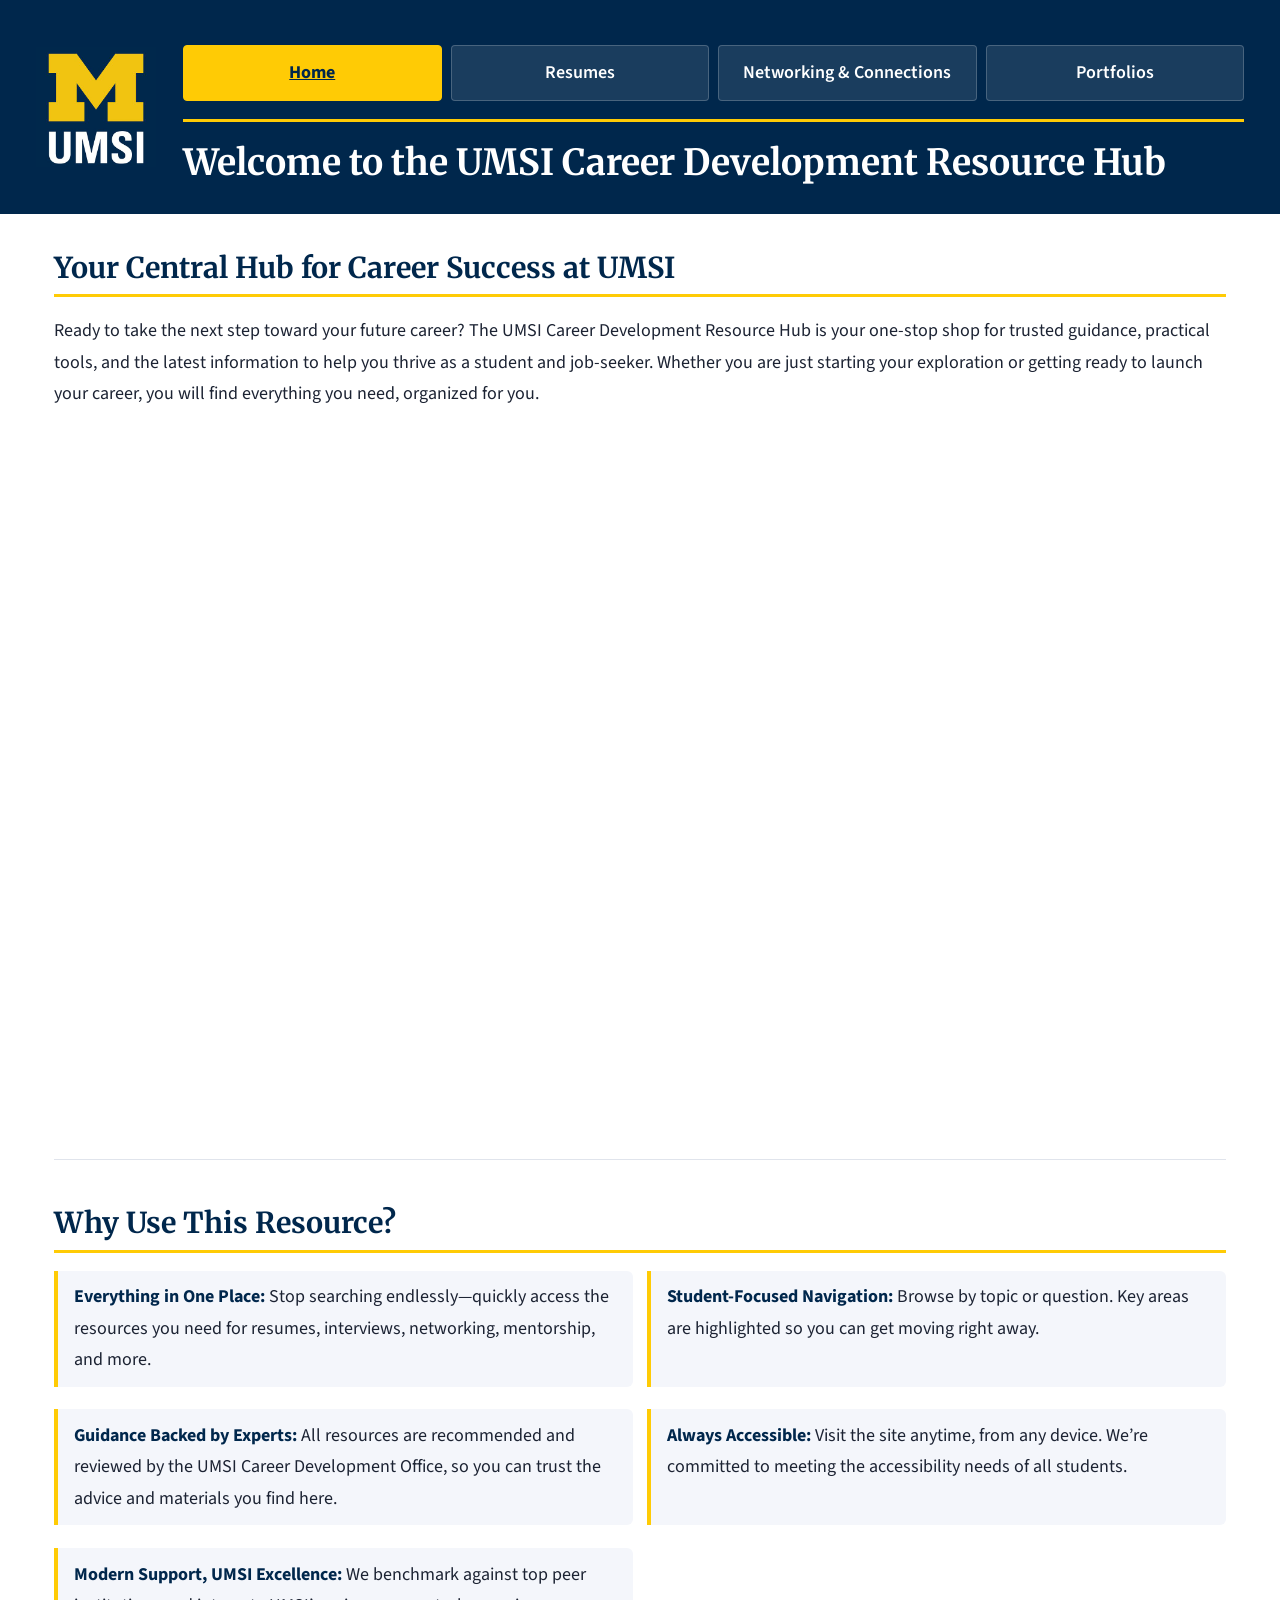
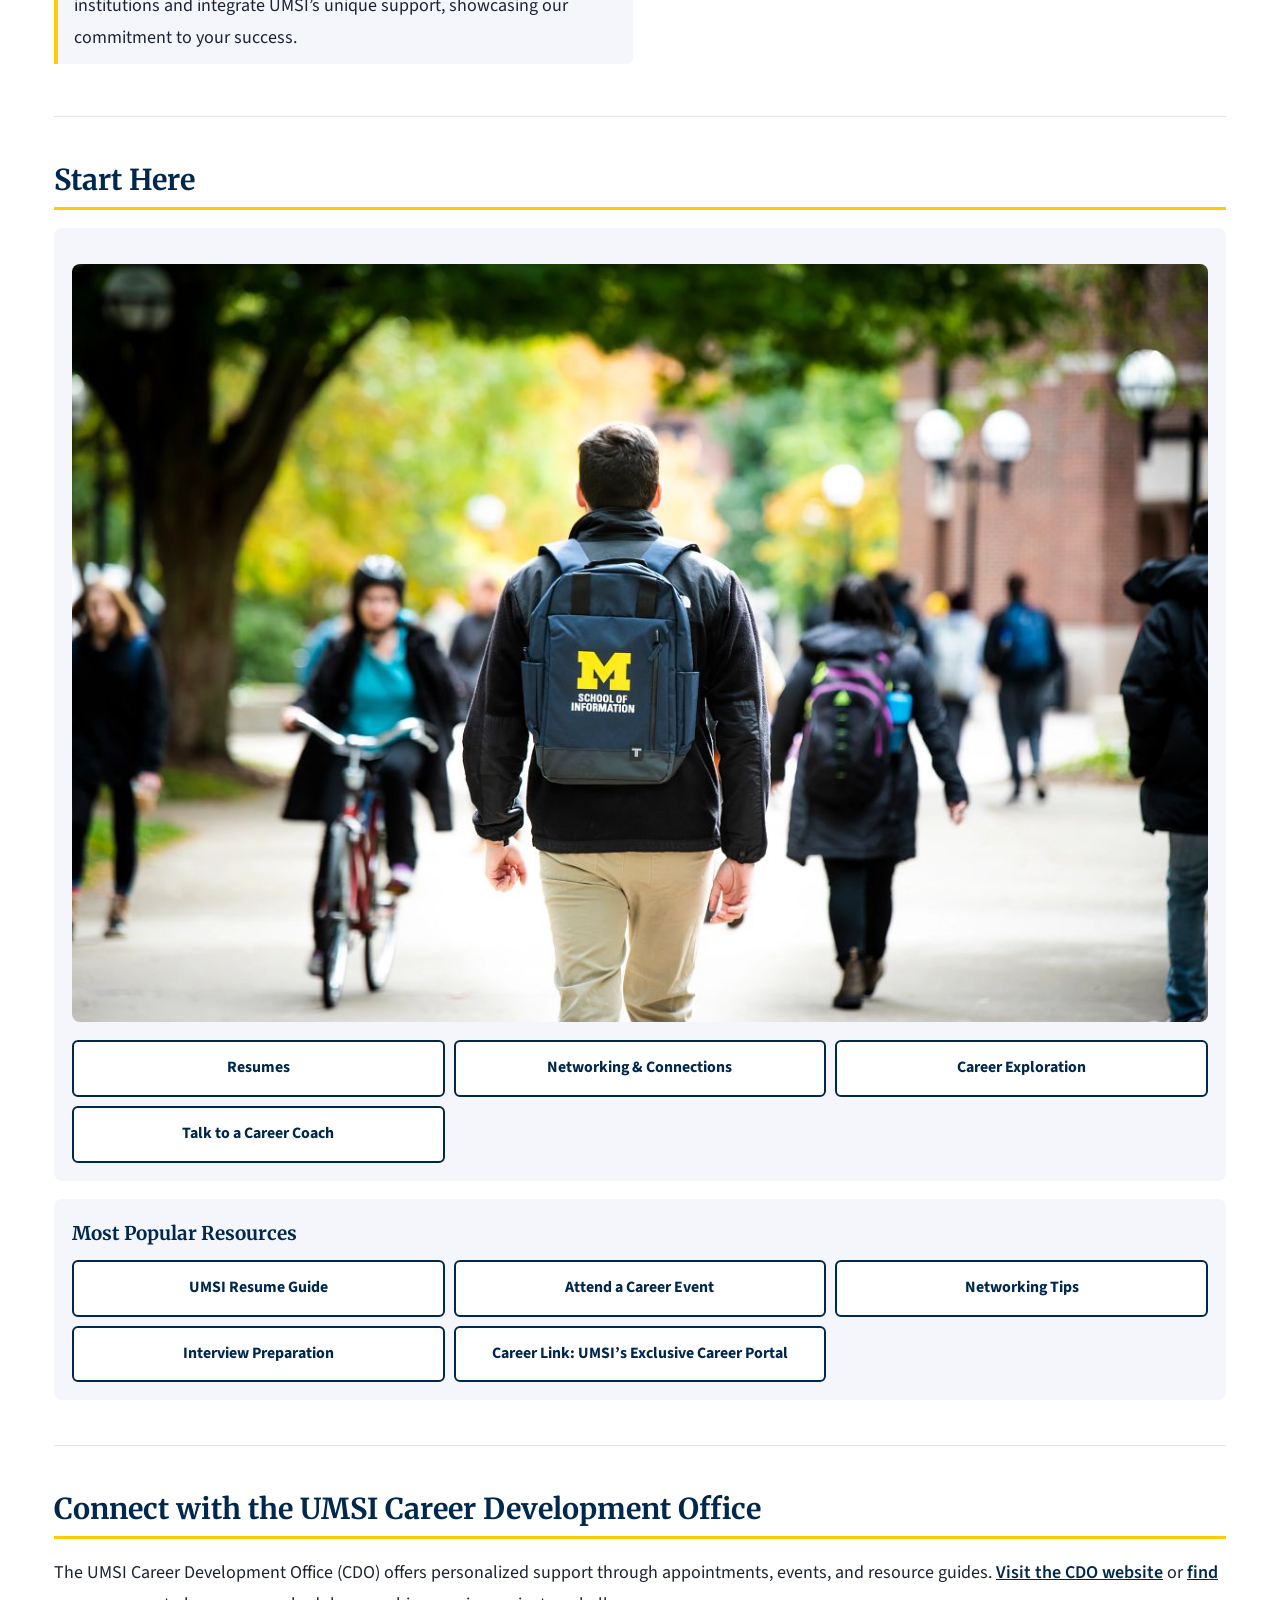
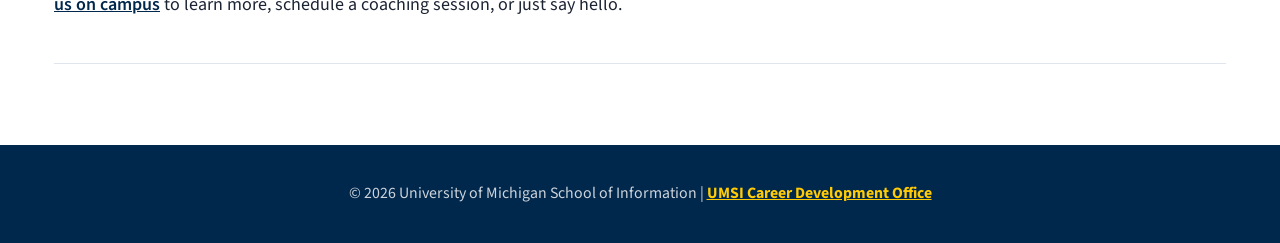
<file: index.html>
<!DOCTYPE html>
<html lang="en">

<head>
  <link rel="stylesheet" href="css/html5reset.css">
  <link rel="stylesheet" href="css/style.css">
  <meta charset="UTF-8">
  <meta name="viewport" content="width=device-width, initial-scale=1.0">
  <title>MSI Career Development Resource Hub</title>
</head>

<body>

  <header>
    <a href="#main-content">Skip to Main Content</a>
    <img src="images/UMSI_signature_vertical_informal_solidblue.jpg" alt="UMSI Logo">
    <nav>
      <ul>
        <li><a href="index.html" class="active">Home</a></li>
        <li><a href="resume.html">Resumes</a></li>
        <li><a href="networking.html">Networking & Connections</a></li>
        <li><a href="portfolios.html">Portfolios</a></li>
      </ul>
    </nav>
    <h1>Welcome to the UMSI Career Development Resource Hub</h1>

  </header>
  <main id="main-content">
    <section>
      <h2>Your Central Hub for Career Success at UMSI</h2>
      <p>
        Ready to take the next step toward your future career? The UMSI Career Development Resource Hub is your one-stop
        shop for trusted guidance, practical tools, and the latest information to help you thrive as a student and
        job-seeker. Whether you are just starting your exploration or getting ready to launch your career, you will find
        everything you need, organized for you.
      </p>
      <iframe width="560" height="315" src="https://www.youtube.com/embed/GSjGeDYJ5Nk?si=qhxJPRTIT___x8hG"
        title="YouTube video player" frameborder="0"
        allow="accelerometer; autoplay; clipboard-write; encrypted-media; gyroscope; picture-in-picture; web-share"
        referrerpolicy="strict-origin-when-cross-origin" allowfullscreen></iframe>
    </section>

    <section>
      <h2>Why Use This Resource?</h2>


      <ul>
        <li><strong>Everything in One Place:</strong> Stop searching endlessly—quickly access the resources you need for
          resumes, interviews, networking, mentorship, and more.</li>
        <li><strong>Student-Focused Navigation:</strong> Browse by topic or question. Key areas are highlighted so you
          can get moving right away.</li>
        <li><strong>Guidance Backed by Experts:</strong> All resources are recommended and reviewed by the UMSI Career
          Development Office, so you can trust the advice and materials you find here.</li>
        <li><strong>Always Accessible:</strong> Visit the site anytime, from any device. We’re committed to meeting the
          accessibility needs of all students.</li>
        <li><strong>Modern Support, UMSI Excellence:</strong> We benchmark against top peer institutions and integrate
          UMSI’s unique support, showcasing our commitment to your success.</li>
      </ul>
    </section>
    <section>
      <h2>Start Here</h2>
      <div class="card">
        <img src="images/UMSI_CampusFall_UMSIBackpack_02.jpg"
          alt="A student wears a UMSI backpack in fall on the drag.">
        <ul>
          <li><a href="resume.html">Resumes</a></li>
          <li><a>Networking & Connections</a></li>
          <li><a>Career Exploration</a></li>
          <li><a>Talk to a Career Coach</a></li>
        </ul>


      </div>
      <div class="card">
        <h3>Most Popular Resources</h3>
        <ul>
          <li><a href="https://docs.google.com/document/d/1_1GfDJyVGIgE82MZjVhuWT_aB_2Hcj1NN62FUCXoR_o/edit?tab=t.0"
              target="_blank">UMSI Resume Guide</a></li>
          <li><a href="https://umich.instructure.com/courses/137916/pages/attend-an-event" target="_blank">Attend a
              Career Event</a></li>
          <li><a href="https://docs.google.com/document/d/18HMt79BU8ovGf9z7_P7No5tuwUS6qHNW5u0sgrepLtE/edit?tab=t.0"
              target="_blank">Networking Tips</a></li>
          <li><a
              href="https://docs.google.com/presentation/d/15n-XqsFEntdbkZz89K-ohf7Or1NnCt5CQNDG-6fh2a0/edit?usp=sharing"
              target="_blank">Interview Preparation</a></li>
          <li><a href="https://si-umich.12twenty.com/Login" target="_blank">Career Link: UMSI’s Exclusive Career
              Portal</a></li>
        </ul>
      </div>
    </section>
    <section>
      <h2>Connect with the UMSI Career Development Office</h2>
      <p>
        The UMSI Career Development Office (CDO) offers personalized support through appointments, events, and resource
        guides. <a href="https://umich.instructure.com/courses/137916" target="_blank">Visit the CDO website</a> or <a
          href="https://www.si.umich.edu/about-umsi/getting-umsi" target="_blank">find us on campus</a> to learn more,
        schedule a coaching session, or just say hello.
      </p>
    </section>

    <!-- Content taken & modified from UMGPT with the prompt, "Write me a webpage of intro content to help meet the following requirements - this is for the home page": and then pasted in the client objectives & project requirements"
        UMGPT. (2025). UMGPT ( GPT-4.1 August 25th version) [Large language model]. -->
  </main>
  <footer>
    <p>© <span id="year"></span> University of Michigan School of Information |
      <a href="https://umich.instructure.com/courses/137916">UMSI Career Development Office</a>
    </p>
  </footer>
  <script src="js/main.js"></script>
</body>

</html>
</file>
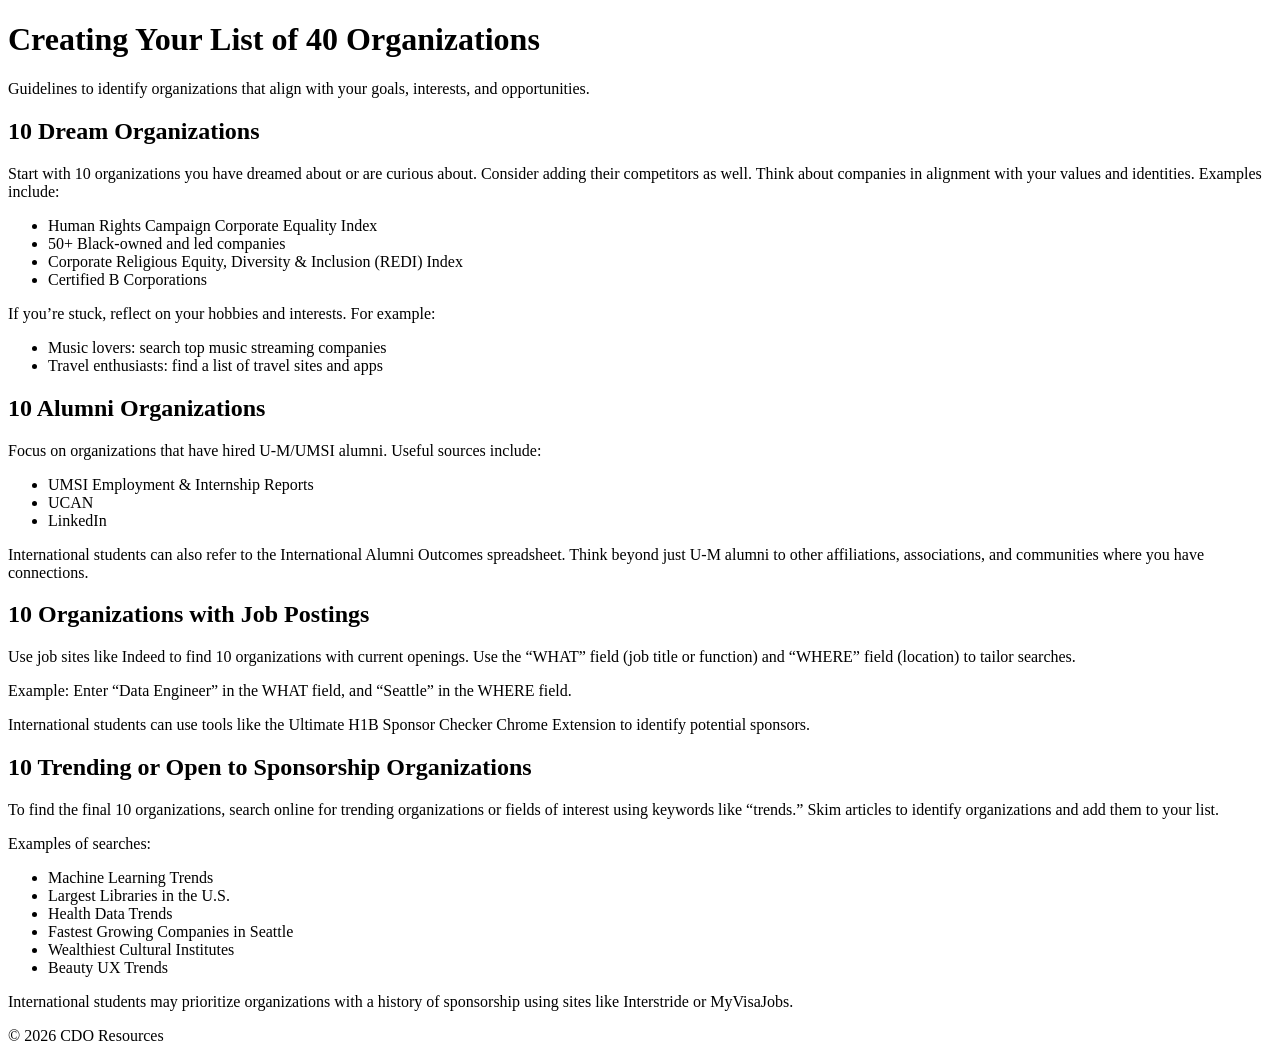
<file: Networking.html>
<!DOCTYPE html>
<html lang="en">
<head>
  <meta charset="UTF-8">
  <title>Creating Your List of 40 Organizations | CDO</title>
  <meta name="viewport" content="width=device-width, initial-scale=1.0">
</head>
<body>

  <!-- Page Header -->
  <header>
    <h1>Creating Your List of 40 Organizations</h1>
    <p>Guidelines to identify organizations that align with your goals, interests, and opportunities.</p>
  </header>

  <!-- Main Content -->
  <main>

    <!-- Dream Organizations -->
    <section>
      <h2>10 Dream Organizations</h2>
      <p>
        Start with 10 organizations you have dreamed about or are curious about. Consider adding their competitors as well. 
        Think about companies in alignment with your values and identities. Examples include:
      </p>
      <ul>
        <li>Human Rights Campaign Corporate Equality Index</li>
        <li>50+ Black-owned and led companies</li>
        <li>Corporate Religious Equity, Diversity & Inclusion (REDI) Index</li>
        <li>Certified B Corporations</li>
      </ul>
      <p>
        If you’re stuck, reflect on your hobbies and interests. For example:
      </p>
      <ul>
        <li>Music lovers: search top music streaming companies</li>
        <li>Travel enthusiasts: find a list of travel sites and apps</li>
      </ul>
    </section>

    <!-- Alumni Organizations -->
    <section>
      <h2>10 Alumni Organizations</h2>
      <p>
        Focus on organizations that have hired U-M/UMSI alumni. Useful sources include:
      </p>
      <ul>
        <li>UMSI Employment & Internship Reports</li>
        <li>UCAN</li>
        <li>LinkedIn</li>
      </ul>
      <p>
        International students can also refer to the International Alumni Outcomes spreadsheet. Think beyond just U-M alumni to other affiliations, associations, and communities where you have connections.
      </p>
    </section>

    <!-- Organizations with Job Postings -->
    <section>
      <h2>10 Organizations with Job Postings</h2>
      <p>
        Use job sites like Indeed to find 10 organizations with current openings. Use the “WHAT” field (job title or function) and “WHERE” field (location) to tailor searches.
      </p>
      <p>
        Example: Enter “Data Engineer” in the WHAT field, and “Seattle” in the WHERE field.
      </p>
      <p>
        International students can use tools like the Ultimate H1B Sponsor Checker Chrome Extension to identify potential sponsors.
      </p>
    </section>

    <!-- Trending or Sponsorship Organizations -->
    <section>
      <h2>10 Trending or Open to Sponsorship Organizations</h2>
      <p>
        To find the final 10 organizations, search online for trending organizations or fields of interest using keywords like “trends.” Skim articles to identify organizations and add them to your list.
      </p>
      <p>
        Examples of searches:
      </p>
      <ul>
        <li>Machine Learning Trends</li>
        <li>Largest Libraries in the U.S.</li>
        <li>Health Data Trends</li>
        <li>Fastest Growing Companies in Seattle</li>
        <li>Wealthiest Cultural Institutes</li>
        <li>Beauty UX Trends</li>
      </ul>
      <p>
        International students may prioritize organizations with a history of sponsorship using sites like Interstride or MyVisaJobs.
      </p>
    </section>

  </main>

  <!-- Footer -->
  <footer>
    <p>&copy; 2026 CDO Resources</p>
  </footer>

</body>
</html>
</file>
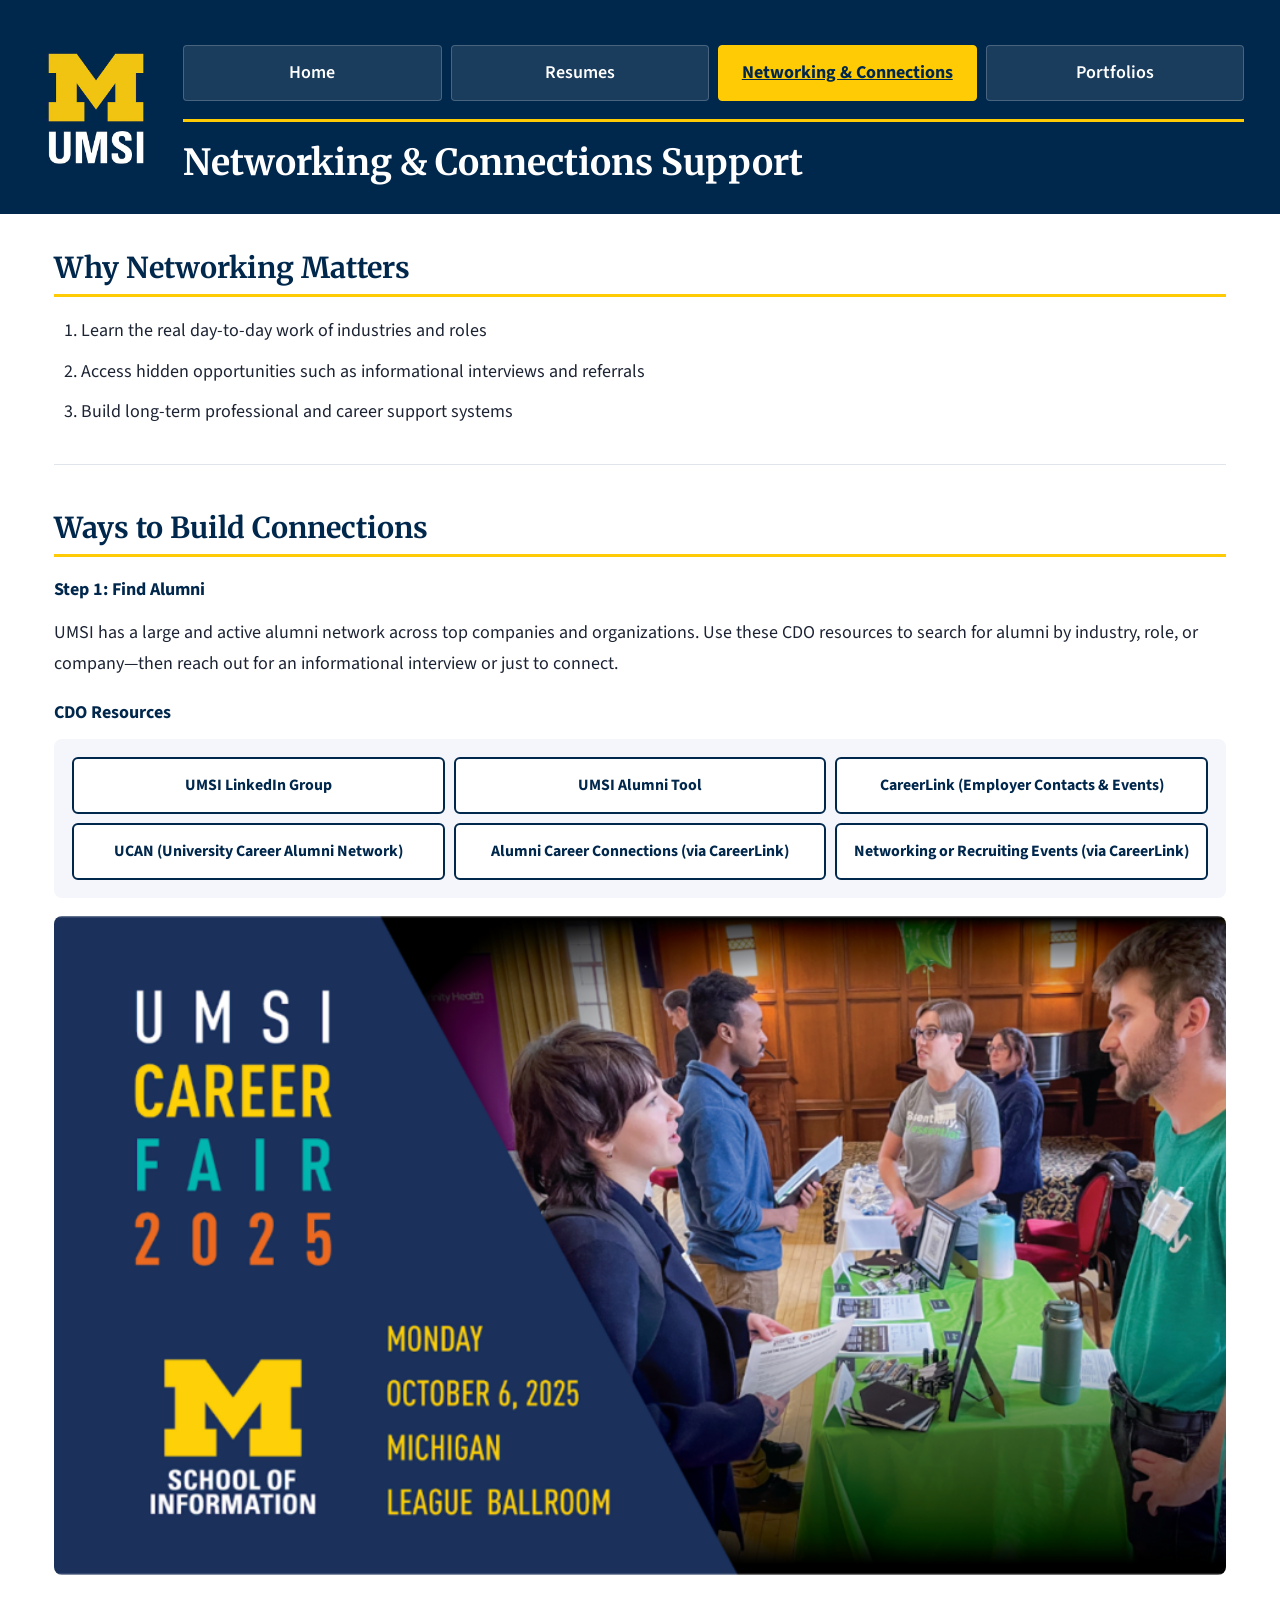
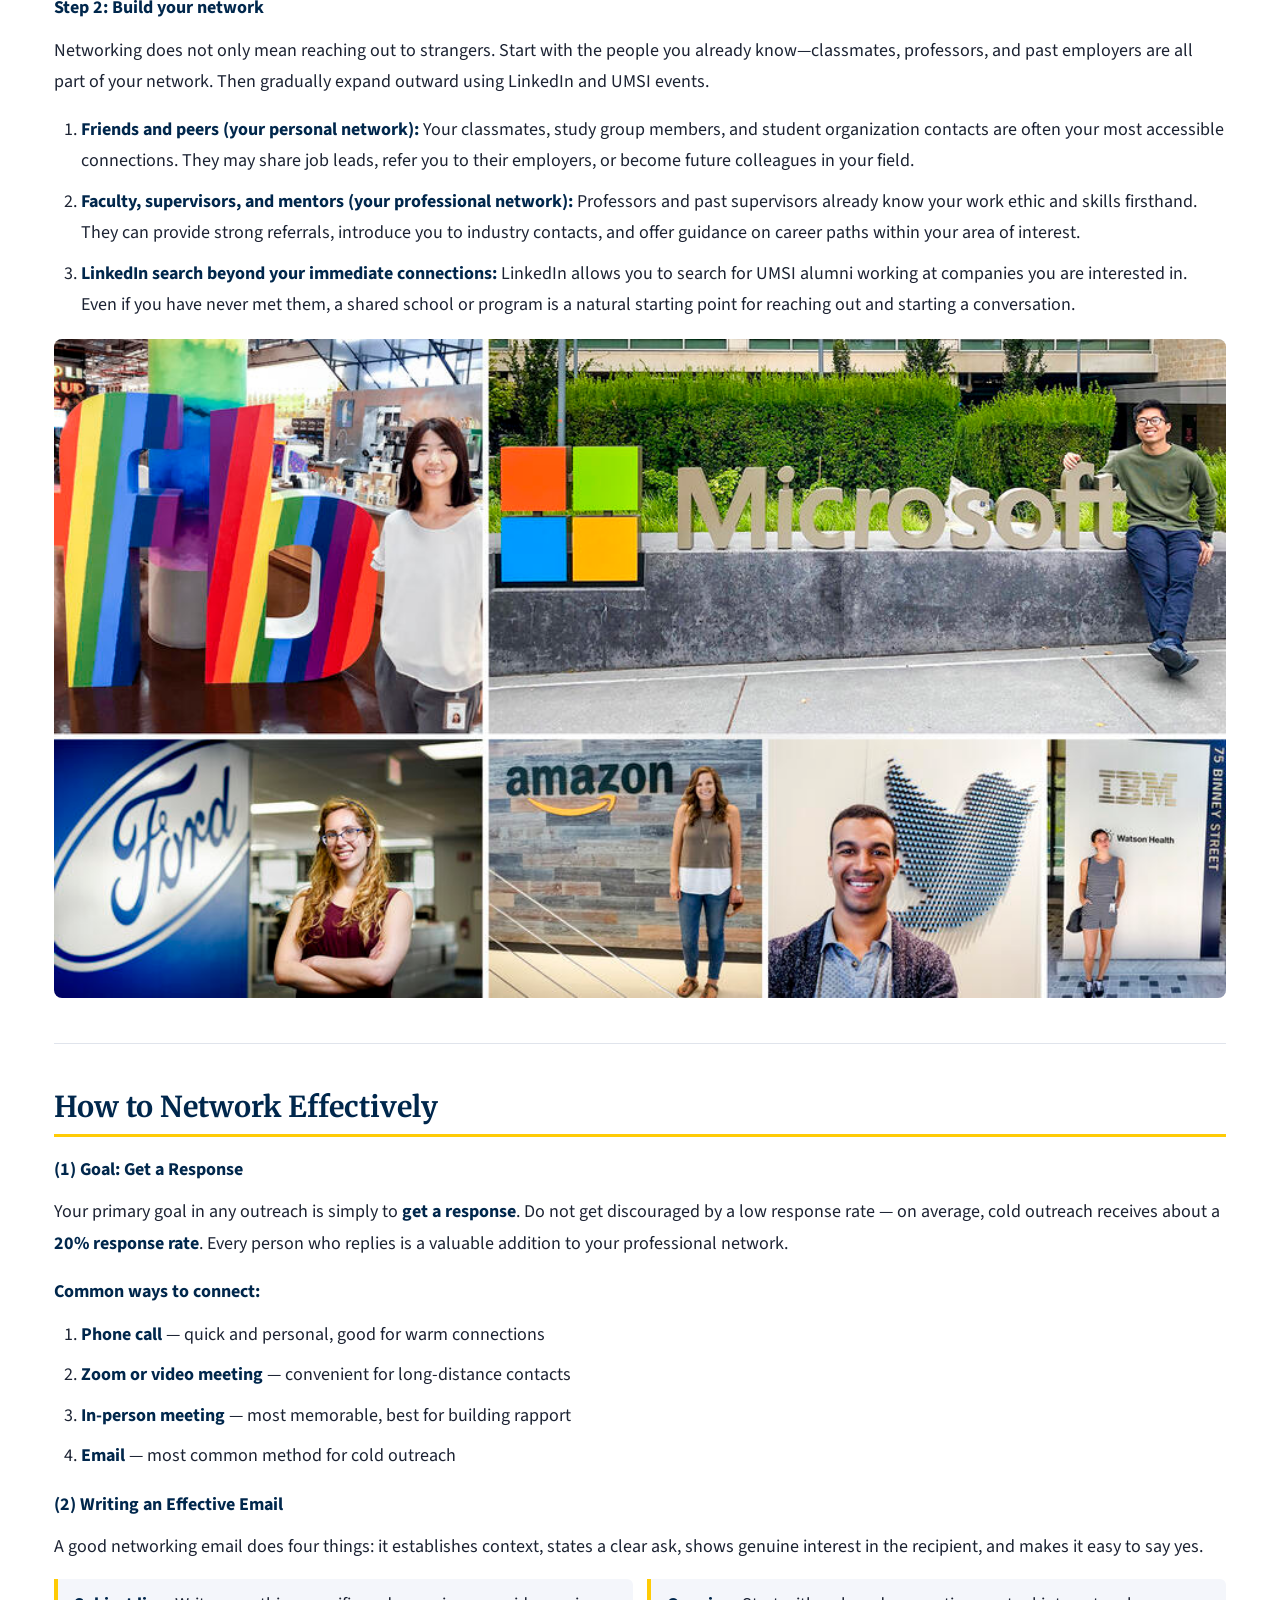
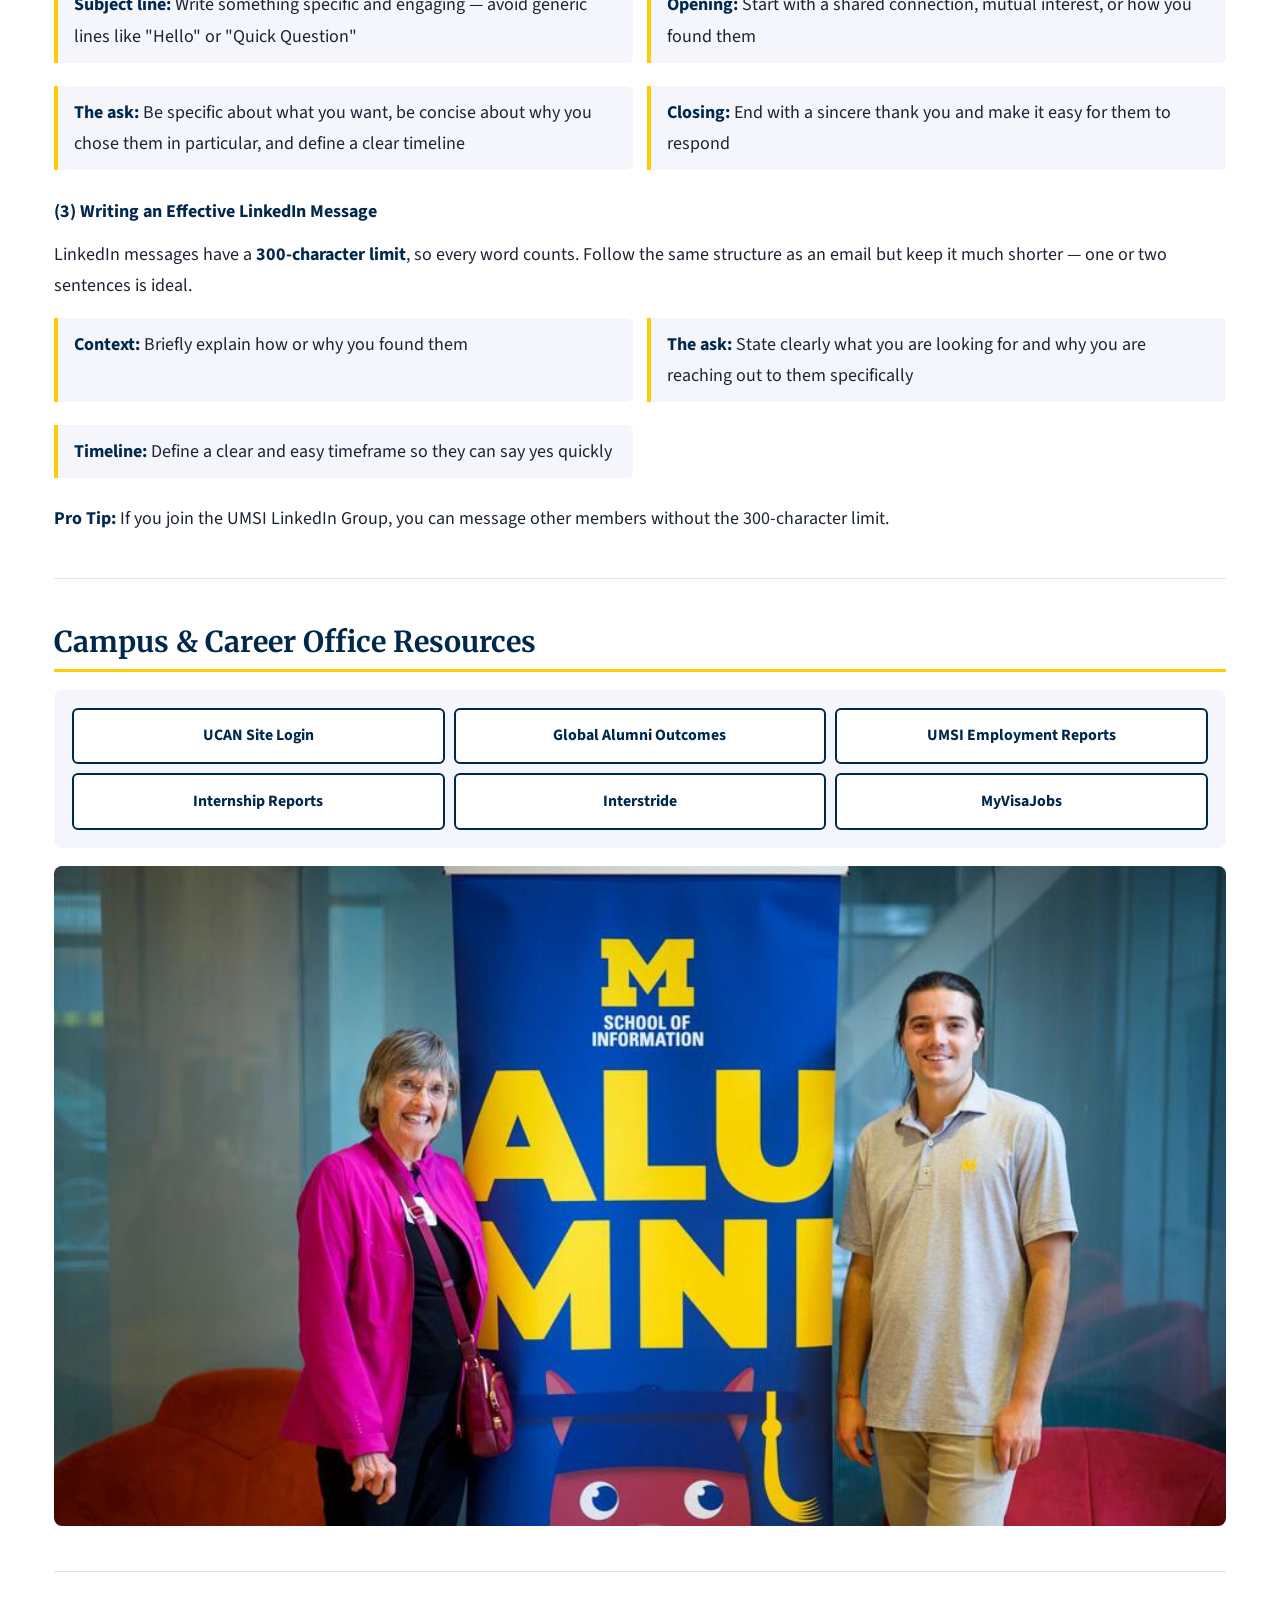
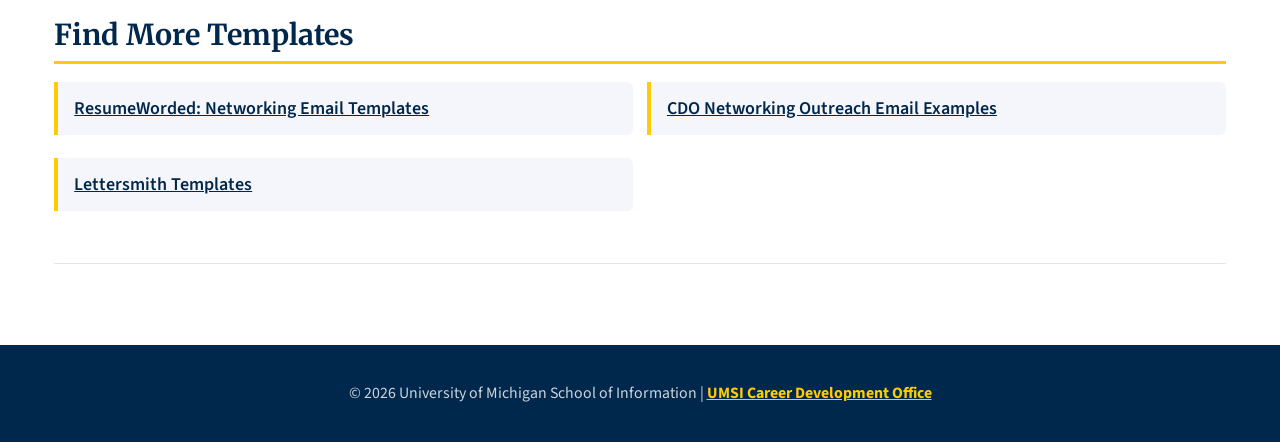
<file: networking.html>
<!DOCTYPE html>
<html lang="en">

<head>
    <link rel="stylesheet" href="css/html5reset.css">
    <link rel="stylesheet" href="css/style.css">
    <meta charset="UTF-8">
    <meta name="viewport" content="width=device-width, initial-scale=1.0">
    <title>Networking</title>
</head>

<body>

    <header>
        <a href="#main-content">Skip to Main Content</a>
        <img src="images/UMSI_signature_vertical_informal_solidblue.jpg" alt="UMSI Logo">
        <nav>
            <ul>
                <li><a href="index.html">Home</a></li>
                <li><a href="resume.html">Resumes</a></li>
                <li><a href="networking.html" class="active">Networking & Connections</a></li>
                <li><a href="portfolios.html">Portfolios</a></li>
            </ul>
        </nav>
        <h1>Networking & Connections Support</h1>
    </header>
    <main id="main-content">
        <!-- WHY NETWORKING MATTERS -->
        <section>
            <h2>Why Networking Matters</h2>
            <ol>
                <li>Learn the real day-to-day work of industries and roles</li>
                <li>Access hidden opportunities such as informational interviews and referrals</li>
                <li>Build long-term professional and career support systems</li>
            </ol>
        </section>

        <!-- WAYS TO BUILD CONNECTIONS -->
        <section>
            <h2>Ways to Build Connections</h2>

            <h3>Step 1: Find Alumni</h3>
            <p>UMSI has a large and active alumni network across top companies and organizations.
                Use these CDO resources to search for alumni by industry, role,
                or company—then reach out for an informational interview or just to connect.</p>
            <h3>CDO Resources</h3>
            <div class="card">
                <ul>
                    <li><a href="https://www.linkedin.com/groups/2649/" target="_blank">UMSI LinkedIn Group</a></li>
                    <li><a href="https://www.linkedin.com/school/university-of-michigan---school-of-information/people/"
                            target="_blank">UMSI Alumni Tool</a></li>
                    <li><a href="https://si-umich.12twenty.com/Login" target="_blank">CareerLink (Employer Contacts &
                            Events)</a></li>
                    <li><a href="https://umich.peoplegrove.com/hub/ucan/home" target="_blank">UCAN (University Career
                            Alumni Network)</a></li>
                    <li><a href="https://si-umich.12twenty.com/Login" target="_blank">Alumni Career Connections (via
                            CareerLink)</a></li>
                    <li><a href="https://si-umich.12twenty.com/Login" target="_blank">Networking or Recruiting Events
                            (via CareerLink)</a></li>
                </ul>
            </div>
            <img src="images/CDO_Career_Fair_Fall_2025.png" alt="CDO Career Fair Fall 2025 event flyer" width="600">

            <h3>Step 2: Build your network</h3>
            <p>Networking does not only mean reaching out to strangers.
                Start with the people you already know—classmates, professors,
                and past employers are all part of your network.
                Then gradually expand outward using LinkedIn and UMSI events.</p>
            <ol>
                <li><strong>Friends and peers (your personal network):</strong> Your classmates, study group members,
                    and student organization contacts are often your most accessible connections. They may share job
                    leads, refer you to their employers, or become future colleagues in your field.</li>
                <li><strong>Faculty, supervisors, and mentors (your professional network):</strong> Professors and past
                    supervisors already know your work ethic and skills firsthand. They can provide strong referrals,
                    introduce you to industry contacts, and offer guidance on career paths within your area of interest.
                </li>
                <li><strong>LinkedIn search beyond your immediate connections:</strong> LinkedIn allows you to search
                    for UMSI alumni working at companies you are interested in. Even if you have never met them, a
                    shared school or program is a natural starting point for reaching out and starting a conversation.
                </li>
            </ol>
            <img src="images/UMSI_Alumni.jpg" alt="UMSI Alumni" width="600">
        </section>

        <section>
            <h2>How to Network Effectively</h2>

            <h3>(1) Goal: Get a Response</h3>
            <p>Your primary goal in any outreach is simply to <strong>get a response</strong>. Do not get discouraged by
                a low response rate — on average, cold outreach receives about a <strong>20% response rate</strong>.
                Every person who replies is a valuable addition to your professional network.</p>

            <h3>Common ways to connect:</h3>
            <ol>
                <li><strong>Phone call</strong> — quick and personal, good for warm connections</li>
                <li><strong>Zoom or video meeting</strong> — convenient for long-distance contacts</li>
                <li><strong>In-person meeting</strong> — most memorable, best for building rapport</li>
                <li><strong>Email</strong> — most common method for cold outreach</li>
            </ol>

            <h3>(2) Writing an Effective Email</h3>
            <p>A good networking email does four things: it establishes context, states a clear
                ask, shows genuine interest in the recipient, and makes it easy to
                say yes</strong>.</p>
            <ul>
                <li><strong>Subject line:</strong> Write something specific and engaging — avoid generic lines like
                    "Hello" or "Quick Question"</li>
                <li><strong>Opening:</strong> Start with a shared connection, mutual interest, or how you found them
                </li>
                <li><strong>The ask:</strong> Be specific about what you want, be concise about why you chose them in
                    particular, and define a clear timeline</li>
                <li><strong>Closing:</strong> End with a sincere thank you and make it easy for them to respond</li>
            </ul>

            <h3>(3) Writing an Effective LinkedIn Message</h3>
            <p>LinkedIn messages have a <strong>300-character limit</strong>, so every word counts. Follow the same
                structure as an email but keep it much shorter — one or two sentences is ideal.</p>
            <ul>
                <li><strong>Context:</strong> Briefly explain how or why you found them</li>
                <li><strong>The ask:</strong> State clearly what you are looking for and why you are reaching out to
                    them specifically</li>
                <li><strong>Timeline:</strong> Define a clear and easy timeframe so they can say yes quickly</li>
            </ul>
            <p><strong>Pro Tip:</strong> If you join the UMSI LinkedIn Group, you can message other members without the
                300-character limit.</p>
        </section>

        <!-- CAMPUS & CAREER RESOURCES -->
        <section>
            <h2>Campus & Career Office Resources</h2>
            <div class="card">
                <ul>
                    <li>
                        <a href="https://umich.peoplegrove.com/hub/ucan/home" target="_blank">UCAN Site Login</a>
                    </li>
                    <li>
                        <a href="https://docs.google.com/spreadsheets/d/13PAp1nBWaMxIHEf9_rCmdIZ8a5u-M9Dhlhh3SEZWcg4/edit?usp=sharing" target="_blank">Global Alumni Outcomes</a>
                    </li>
                    <li>
                        <a href="https://www.si.umich.edu/student-experience/career-outcomes" target="_blank">UMSI Employment Reports</a>
                    </li>
                    <li>
                        <a href="https://www.si.umich.edu/student-experience/internships" target="_blank">Internship Reports</a>
                    </li>
                    <li>
                        <a href="https://www.interstride.com/" target="_blank">Interstride</a>
                    </li>
                    <li>
                        <a href="https://www.myvisajobs.com/" target="_blank">MyVisaJobs</a>
                    </li>
                </ul>
            </div>
            <img src="images/UMSI_Alumni_Homecoming_092322_11.jpg" alt="UNIVERSITY CAREER ALUMNI NETWORK" width="600">
        </section>

        <!-- TEMPLATES -->
        <section>
            <h2>Find More Templates</h2>
            <ul>
                <li>
                    <a href="https://resumeworded.com/networking-email-templates/" target="_blank">
                        ResumeWorded: Networking Email Templates
                    </a>
                </li>
                <li>
                    <a href="https://docs.google.com/document/d/1cwq2KtdKQbO-tICHKUyKRA3QY4_3VJ8NLC2kwPBY4dI/edit?usp=sharing"
                        target="_blank">
                        CDO Networking Outreach Email Examples
                    </a>
                </li>
                <li>
                    <a href="https://lettersmith.ai.umich.edu" target="_blank">
                        Lettersmith Templates
                    </a>
                </li>
            </ul>
        </section>

    </main>
    <footer>
        <p>© <span id="year"></span> University of Michigan School of Information |
          <a href="https://umich.instructure.com/courses/137916">UMSI Career Development Office</a>
        </p>
      </footer>
      <script src="js/main.js"></script>

</body>

</html>
</file>
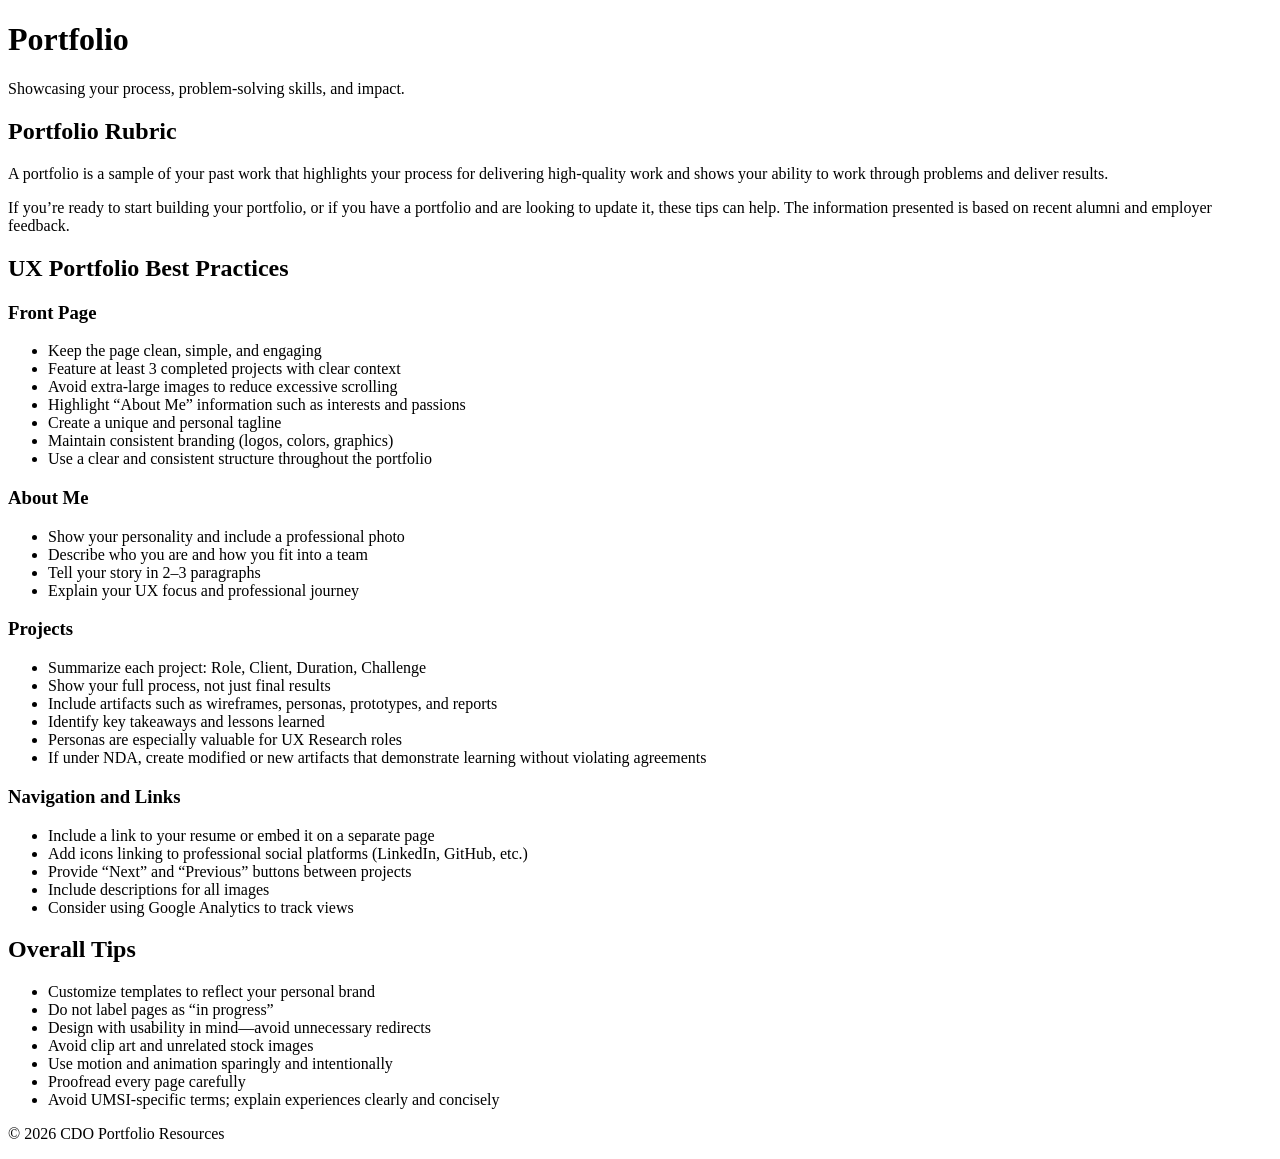
<file: Portfolios.html>
<!DOCTYPE html>
<html lang="en">
<head>
    <meta charset="UTF-8">
    <meta name="viewport" content="width=device-width, initial-scale=1.0">
    <title>Document</title>
</head>
<body>
    <!-- Page Header -->
  <header>
    <h1>Portfolio</h1>
    <p>Showcasing your process, problem-solving skills, and impact.</p>
  </header>

  <!-- Main Content -->
  <main>

    <!-- Portfolio Rubric Section -->
    <section>
      <h2>Portfolio Rubric</h2>
      <p>
        A portfolio is a sample of your past work that highlights your process for
        delivering high-quality work and shows your ability to work through problems
        and deliver results.
      </p>

      <p>
        If you’re ready to start building your portfolio, or if you have a portfolio
        and are looking to update it, these tips can help. The information presented
        is based on recent alumni and employer feedback.
      </p>
    </section>

    <!-- UX Portfolio Best Practices -->
    <section>
      <h2>UX Portfolio Best Practices</h2>

      <!-- Front Page -->
      <article>
        <h3>Front Page</h3>
        <ul>
          <li>Keep the page clean, simple, and engaging</li>
          <li>Feature at least 3 completed projects with clear context</li>
          <li>Avoid extra-large images to reduce excessive scrolling</li>
          <li>Highlight “About Me” information such as interests and passions</li>
          <li>Create a unique and personal tagline</li>
          <li>Maintain consistent branding (logos, colors, graphics)</li>
          <li>Use a clear and consistent structure throughout the portfolio</li>
        </ul>
      </article>

      <!-- About Me -->
      <article>
        <h3>About Me</h3>
        <ul>
          <li>Show your personality and include a professional photo</li>
          <li>Describe who you are and how you fit into a team</li>
          <li>Tell your story in 2–3 paragraphs</li>
          <li>Explain your UX focus and professional journey</li>
        </ul>
      </article>

      <!-- Projects -->
      <article>
        <h3>Projects</h3>
        <ul>
          <li>Summarize each project: Role, Client, Duration, Challenge</li>
          <li>Show your full process, not just final results</li>
          <li>Include artifacts such as wireframes, personas, prototypes, and reports</li>
          <li>Identify key takeaways and lessons learned</li>
          <li>Personas are especially valuable for UX Research roles</li>
          <li>
            If under NDA, create modified or new artifacts that demonstrate learning
            without violating agreements
          </li>
        </ul>
      </article>

      <!-- Navigation and Links -->
      <article>
        <h3>Navigation and Links</h3>
        <ul>
          <li>Include a link to your resume or embed it on a separate page</li>
          <li>Add icons linking to professional social platforms (LinkedIn, GitHub, etc.)</li>
          <li>Provide “Next” and “Previous” buttons between projects</li>
          <li>Include descriptions for all images</li>
          <li>Consider using Google Analytics to track views</li>
        </ul>
      </article>
    </section>

    <!-- Overall Tips -->
    <section>
      <h2>Overall Tips</h2>
      <ul>
        <li>Customize templates to reflect your personal brand</li>
        <li>Do not label pages as “in progress”</li>
        <li>Design with usability in mind—avoid unnecessary redirects</li>
        <li>Avoid clip art and unrelated stock images</li>
        <li>Use motion and animation sparingly and intentionally</li>
        <li>Proofread every page carefully</li>
        <li>
          Avoid UMSI-specific terms; explain experiences clearly and concisely
        </li>
      </ul>
    </section>

  </main>

  <!-- Footer -->
  <footer>
    <p>&copy; 2026 CDO Portfolio Resources</p>
  </footer>

</body>
</html>
</file>
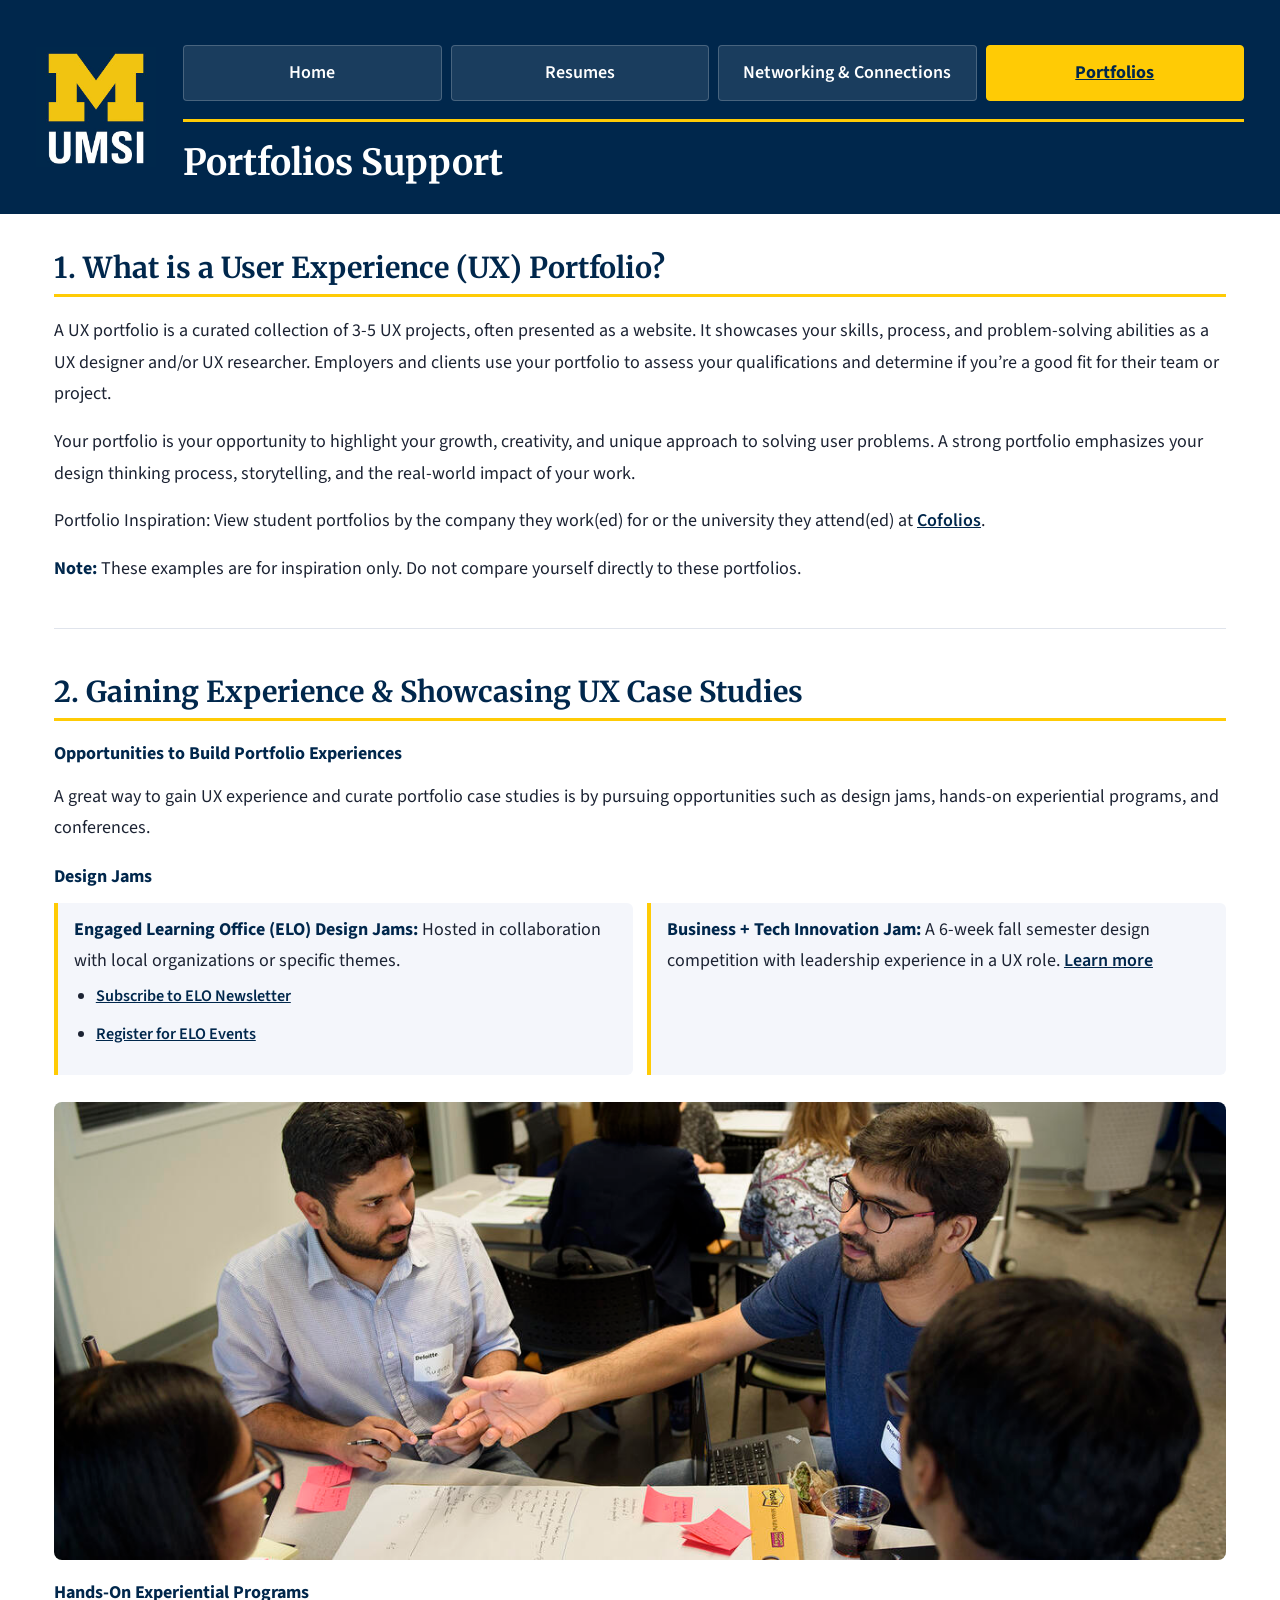
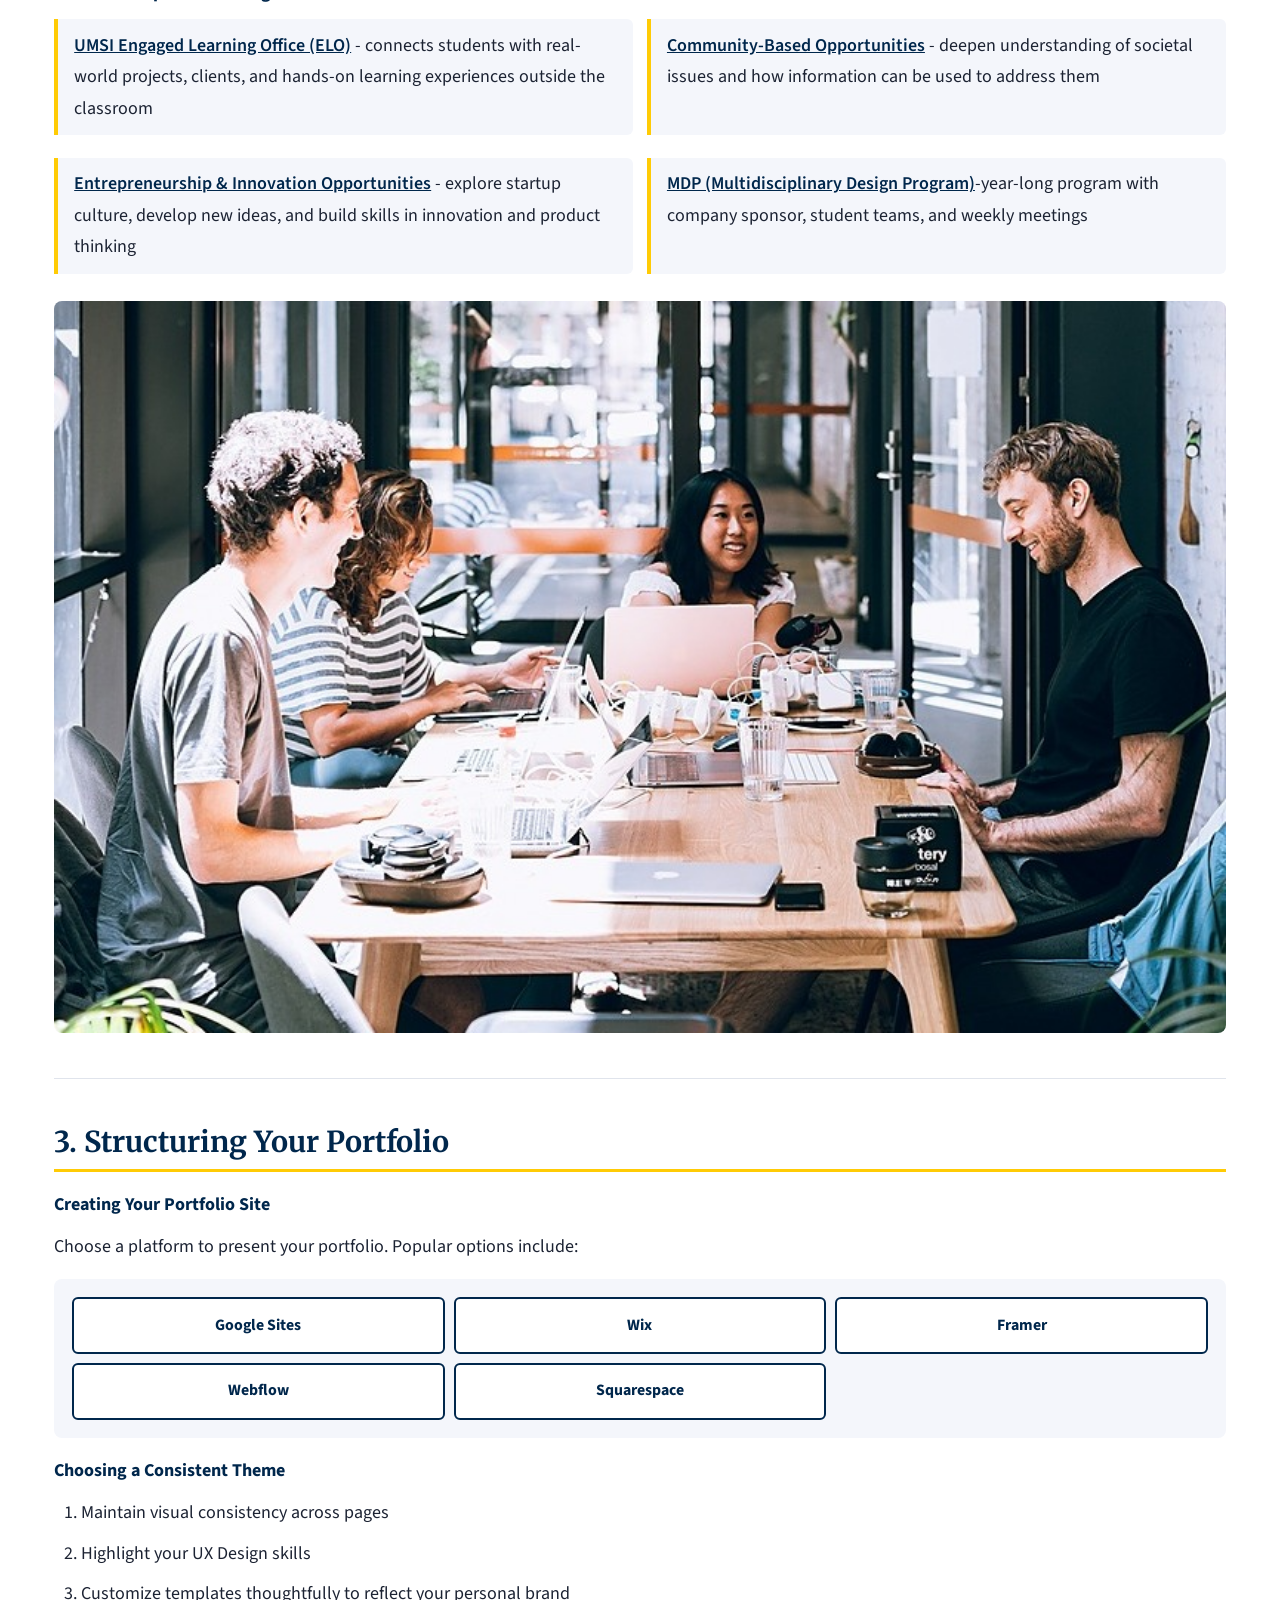
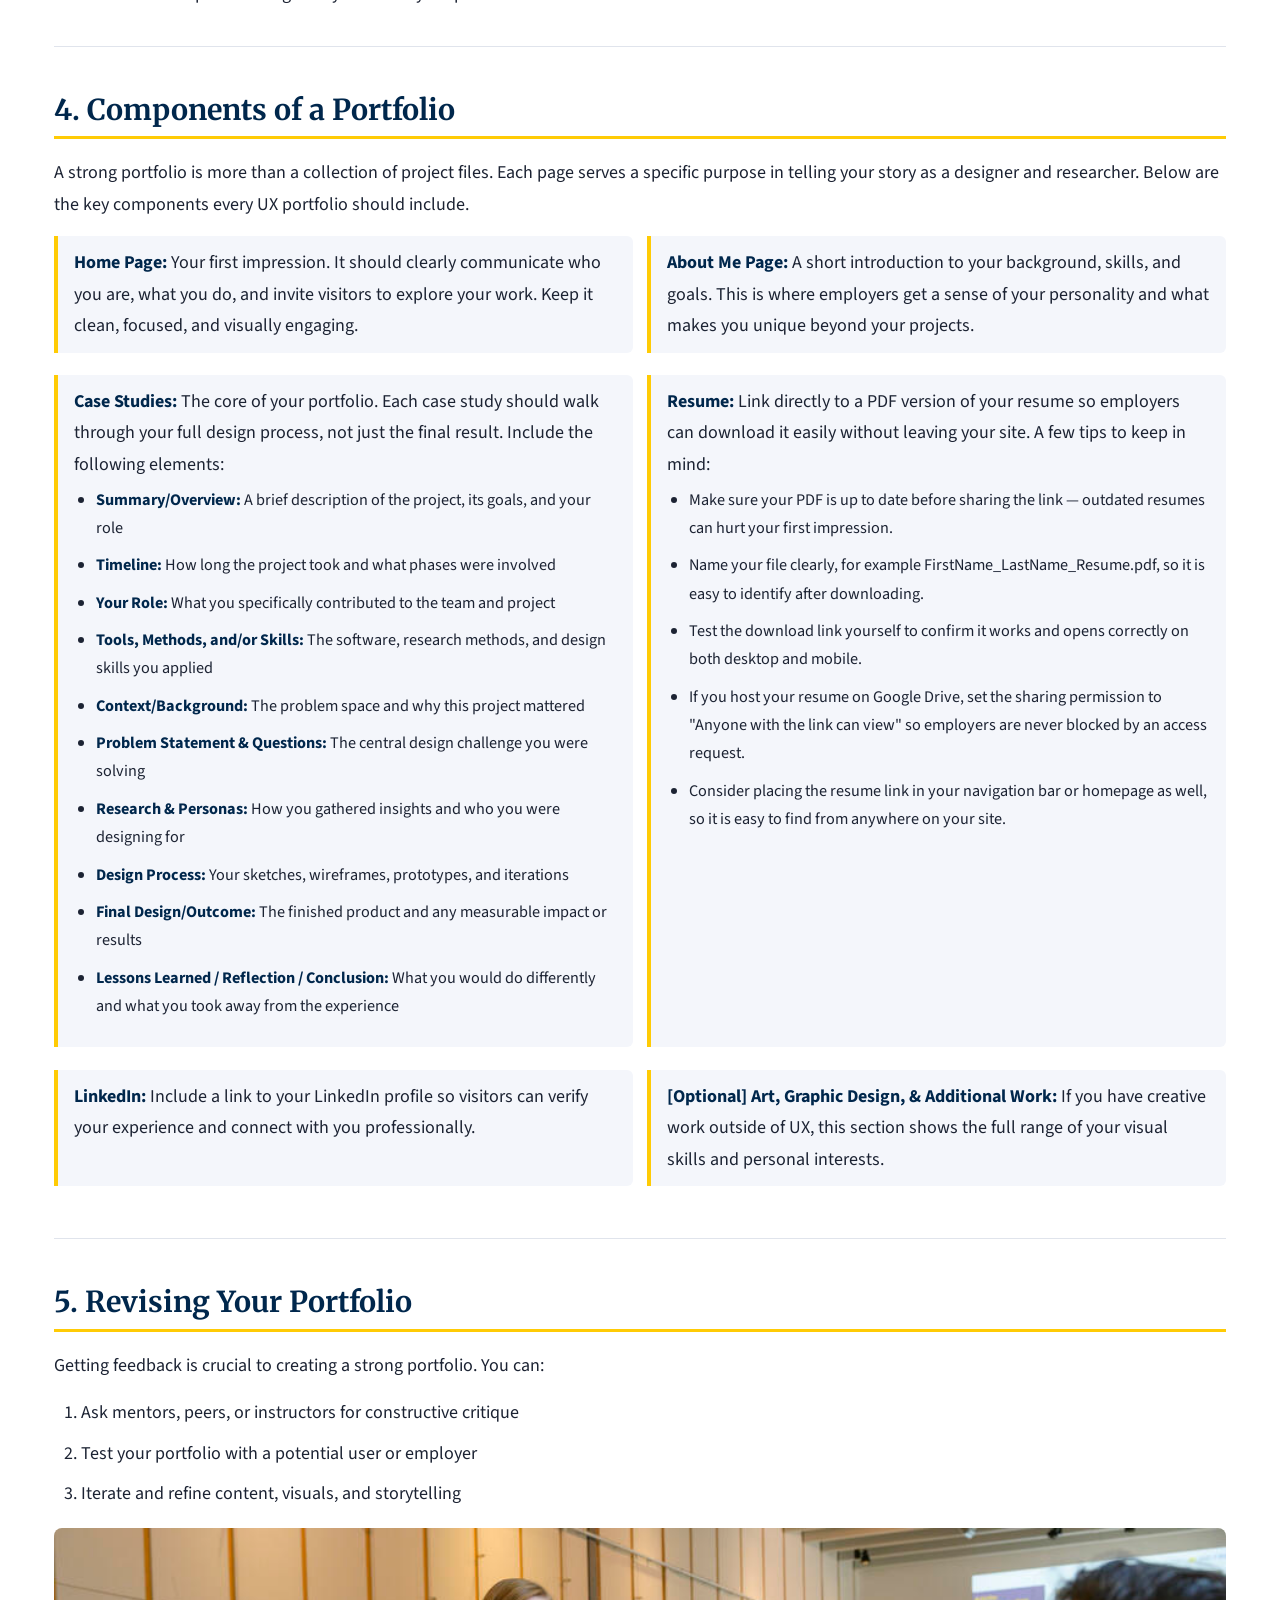
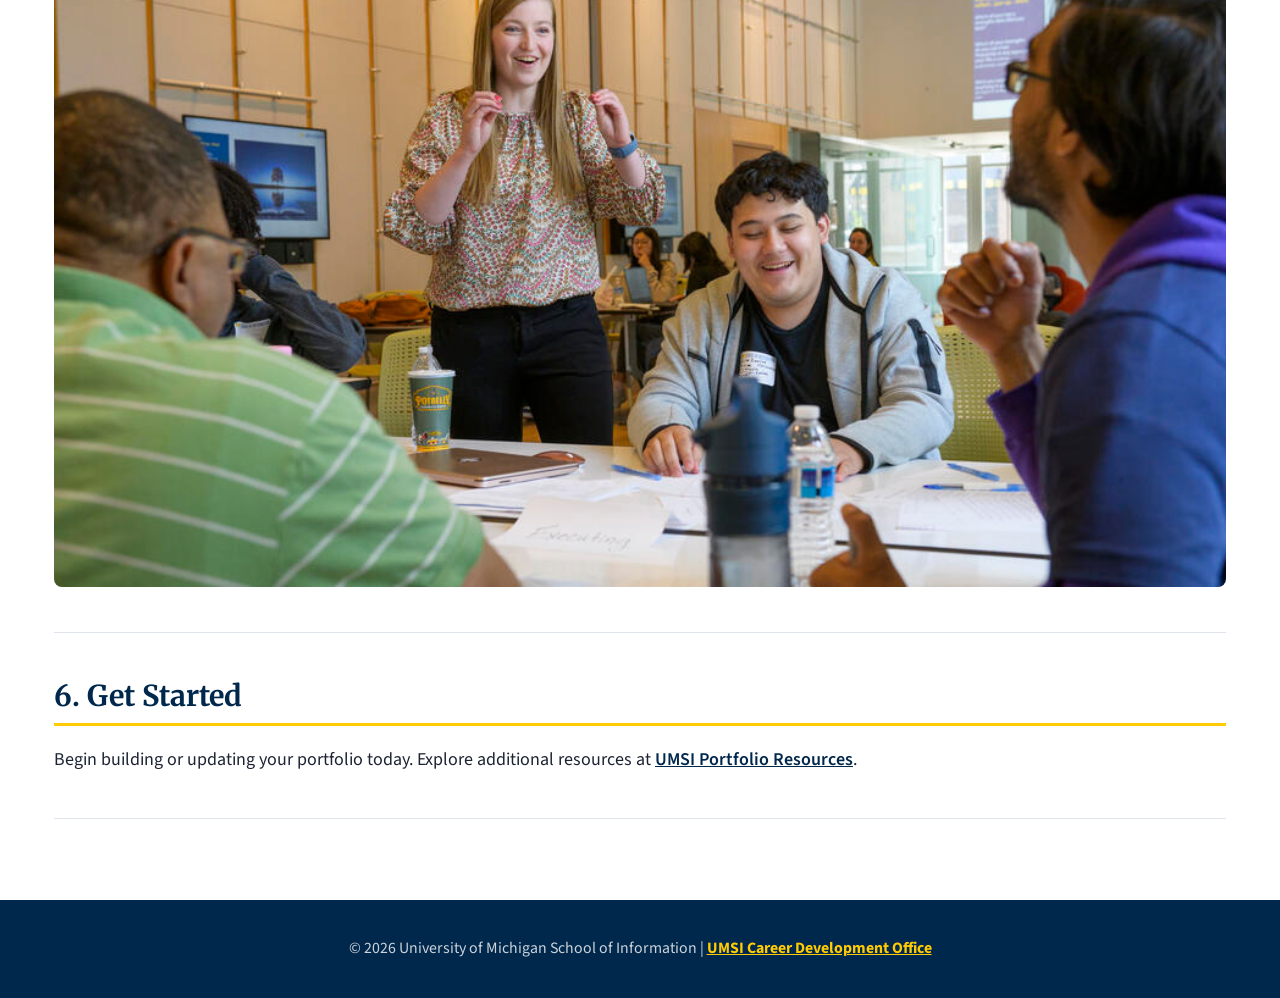
<file: portfolios.html>
<!DOCTYPE html>
<html lang="en">
<head>
    <link rel="stylesheet" href="css/html5reset.css">
    <link rel="stylesheet" href="css/style.css">
    <meta charset="UTF-8">
    <meta name="viewport" content="width=device-width, initial-scale=1.0">
    <title>Portfolios</title>
</head>
<body>

<header>
  <a href = "#main-content">Skip to Main Content</a>
  <img src="images/UMSI_signature_vertical_informal_solidblue.jpg" alt="UMSI Logo">
  <nav>
    <ul>
      <li><a href = "index.html">Home</a></li>
      <li><a href = "resume.html">Resumes</a></li>
      <li><a href = "networking.html">Networking & Connections</a></li>
      <li><a href = "portfolios.html" class="active">Portfolios</a></li>
    </ul>
  </nav>
  <h1>Portfolios Support</h1>
</header>

<main id="main-content">
    <!-- 1. What is a UX Portfolio -->
  <section>
    <h2>1. What is a User Experience (UX) Portfolio?</h2>
    <p>A UX portfolio is a curated collection of 3-5 UX projects, often presented as a website. It showcases your skills, process, and problem-solving abilities as a UX designer and/or UX researcher. Employers and clients use your portfolio to assess your qualifications and determine if you’re a good fit for their team or project.</p>
    <p>Your portfolio is your opportunity to highlight your growth, creativity, and unique approach to solving user problems. A strong portfolio emphasizes your design thinking process, storytelling, and the real-world impact of your work.</p>
    <p>Portfolio Inspiration: View student portfolios by the company they work(ed) for or the university they attend(ed) at <a href="https://cofolios.com/" target="_blank">Cofolios</a>.</p>
    <p><strong>Note:</strong> These examples are for inspiration only. Do not compare yourself directly to these portfolios.</p>
  </section>

  <!-- 2. Gaining Experience & Showcasing Case Studies -->
  <section>
      <h2>2. Gaining Experience & Showcasing UX Case Studies</h2>
      <h3>Opportunities to Build Portfolio Experiences</h3>
      <p>A great way to gain UX experience and curate portfolio case studies is by pursuing opportunities such as design jams, hands-on experiential programs, and conferences.</p>

      <h3>Design Jams</h3>
      <ul>
          <li><strong>Engaged Learning Office (ELO) Design Jams:</strong> Hosted in collaboration with local organizations or specific themes.
              <ul class="sub-list">
                  <li><a href="https://umforms.tfaforms.net/218702" target="_blank">Subscribe to ELO Newsletter</a></li>
                  <li><a href="https://events.blackthorn.io/en/Hn1RKit7/g/r23Pezm49E" target="_blank">Register for ELO Events</a></li>
              </ul>
          </li>
          <li><strong>Business + Tech Innovation Jam:</strong> A 6-week fall semester design competition with leadership experience in a UX role. <a href="https://businesstech.bus.umich.edu/tech-innovation-jam/" target="_blank">Learn more</a></li>
      </ul>
      <img src="images/deloittedesignjam.jpg" alt="Deloitte Design Jam" width="600">

      <h3>Hands-On Experiential Programs</h3>
      <ul>
          <li><a href="https://www.si.umich.edu/student-experience/engaged-learning/about-engaged-learning-office" target="_blank">UMSI Engaged Learning Office (ELO)</a> - connects students with real-world projects, clients, and hands-on learning experiences outside the classroom</li>
          <li><a href="https://www.si.umich.edu/student-experience/engaged-learning/community-based-opportunities" target="_blank">Community-Based Opportunities</a> - deepen understanding of societal issues and how information can be used to address them</li>
          <li><a href="https://www.si.umich.edu/student-experience/engaged-learning/entrepreneurship-and-innovation-opportunities" target="_blank">Entrepreneurship & Innovation Opportunities</a> - explore startup culture, develop new ideas, and build skills in innovation and product thinking</li>
          <li><a href="https://mdp.engin.umich.edu/" target="_blank">MDP (Multidisciplinary Design Program)</a>-year-long program with company sponsor, student teams, and weekly meetings</li>
      </ul>
      <img src="images/UNIVERSITY_CAREER_ALUMNI_NETWORK.jpg" alt="UNIVERSITY CAREER ALUMNI NETWORK" width="600">
  </section>

  <!-- 3. Structuring Your Portfolio -->
  <section>
      <h2>3. Structuring Your Portfolio</h2>
      <h3>Creating Your Portfolio Site</h3>
      <p>Choose a platform to present your portfolio. Popular options include:</p>
      <div class="card">
      <ul>
          <li><a href="https://sites.google.com/" target="_blank">Google Sites</a></li>
          <li><a href="https://www.wix.com/" target="_blank">Wix</a></li>
          <li><a href="https://www.framer.com/" target="_blank">Framer</a></li>
          <li><a href="https://webflow.com/" target="_blank">Webflow</a></li>
          <li><a href="https://www.squarespace.com/" target="_blank">Squarespace</a></li>
      </ul>
    </div>

      <h3>Choosing a Consistent Theme</h3>
      <ol>
          <li>Maintain visual consistency across pages</li>
          <li>Highlight your UX Design skills</li>
          <li>Customize templates thoughtfully to reflect your personal brand</li>
      </ol>
  </section>

  <!-- 4. Components of a Portfolio -->
<!-- 4. Components of a Portfolio -->
<section>
    <h2>4. Components of a Portfolio</h2>
    <p>A strong portfolio is more than a collection of project files. Each page serves a specific purpose in telling your story as a designer and researcher. Below are the key components every UX portfolio should include.</p>

    <ul>
        <li><strong>Home Page:</strong> Your first impression. It should clearly communicate who you are, what you do, and invite visitors to explore your work. Keep it clean, focused, and visually engaging.</li>
        <li><strong>About Me Page:</strong> A short introduction to your background, skills, and goals. This is where employers get a sense of your personality and what makes you unique beyond your projects.</li>
        <li><strong>Case Studies:</strong> The core of your portfolio. Each case study should walk through your full design process, not just the final result. Include the following elements:
            <ul class="sub-list">
                <li><strong>Summary/Overview:</strong> A brief description of the project, its goals, and your role</li>
                <li><strong>Timeline:</strong> How long the project took and what phases were involved</li>
                <li><strong>Your Role:</strong> What you specifically contributed to the team and project</li>
                <li><strong>Tools, Methods, and/or Skills:</strong> The software, research methods, and design skills you applied</li>
                <li><strong>Context/Background:</strong> The problem space and why this project mattered</li>
                <li><strong>Problem Statement & Questions:</strong> The central design challenge you were solving</li>
                <li><strong>Research & Personas:</strong> How you gathered insights and who you were designing for</li>
                <li><strong>Design Process:</strong> Your sketches, wireframes, prototypes, and iterations</li>
                <li><strong>Final Design/Outcome:</strong> The finished product and any measurable impact or results</li>
                <li><strong>Lessons Learned / Reflection / Conclusion:</strong> What you would do differently and what you took away from the experience</li>
            </ul>
        </li>
        <li><strong>Resume:</strong> Link directly to a PDF version of your resume so employers can download it easily without leaving your site. A few tips to keep in mind:
            <ul class="sub-list">
                <li>Make sure your PDF is up to date before sharing the link — outdated resumes can hurt your first impression.</li>
                <li>Name your file clearly, for example <em>FirstName_LastName_Resume.pdf</em>, so it is easy to identify after downloading.</li>
                <li>Test the download link yourself to confirm it works and opens correctly on both desktop and mobile.</li>
                <li>If you host your resume on Google Drive, set the sharing permission to "Anyone with the link can view" so employers are never blocked by an access request.</li>
                <li>Consider placing the resume link in your navigation bar or homepage as well, so it is easy to find from anywhere on your site.</li>
            </ul>
        </li>
        <li><strong>LinkedIn:</strong> Include a link to your LinkedIn profile so visitors can verify your experience and connect with you professionally.</li>
        <li><strong>[Optional] Art, Graphic Design, & Additional Work:</strong> If you have creative work outside of UX, this section shows the full range of your visual skills and personal interests.</li>
    </ul>
</section>
<!-- Content taken & modified from Claude with the prompt, "Rewrite the components of a portfolio section with longer descriptions and strong tags for each item"
Claude. (2025). Claude (Claude Sonnet 4.6) [Large language model]. https://claude.ai -->

  <!-- 5. Revising Your Portfolio -->
  <section>
      <h2>5. Revising Your Portfolio</h2>
      <p>Getting feedback is crucial to creating a strong portfolio. You can:</p>
      <ol>
          <li>Ask mentors, peers, or instructors for constructive critique</li>
          <li>Test your portfolio with a potential user or employer</li>
          <li>Iterate and refine content, visuals, and storytelling</li>
      </ol>
      <img src="images/UMSI_CCSI_061124_04.jpg" alt="UMSI Career coaching" width="600">
  </section>

  <!-- 6. Get Started -->
  <section>
      <h2>6. Get Started</h2>
      <p>Begin building or updating your portfolio today. Explore additional resources at <a href="https://umich.instructure.com/courses/137916/modules" target="_blank">UMSI Portfolio Resources</a>.</p>
  </section>


</main>
<footer>
    <p>© <span id="year"></span> University of Michigan School of Information |
      <a href="https://umich.instructure.com/courses/137916">UMSI Career Development Office</a>
    </p>
  </footer>
  <script src="js/main.js"></script>
</body>
</html>
</file>
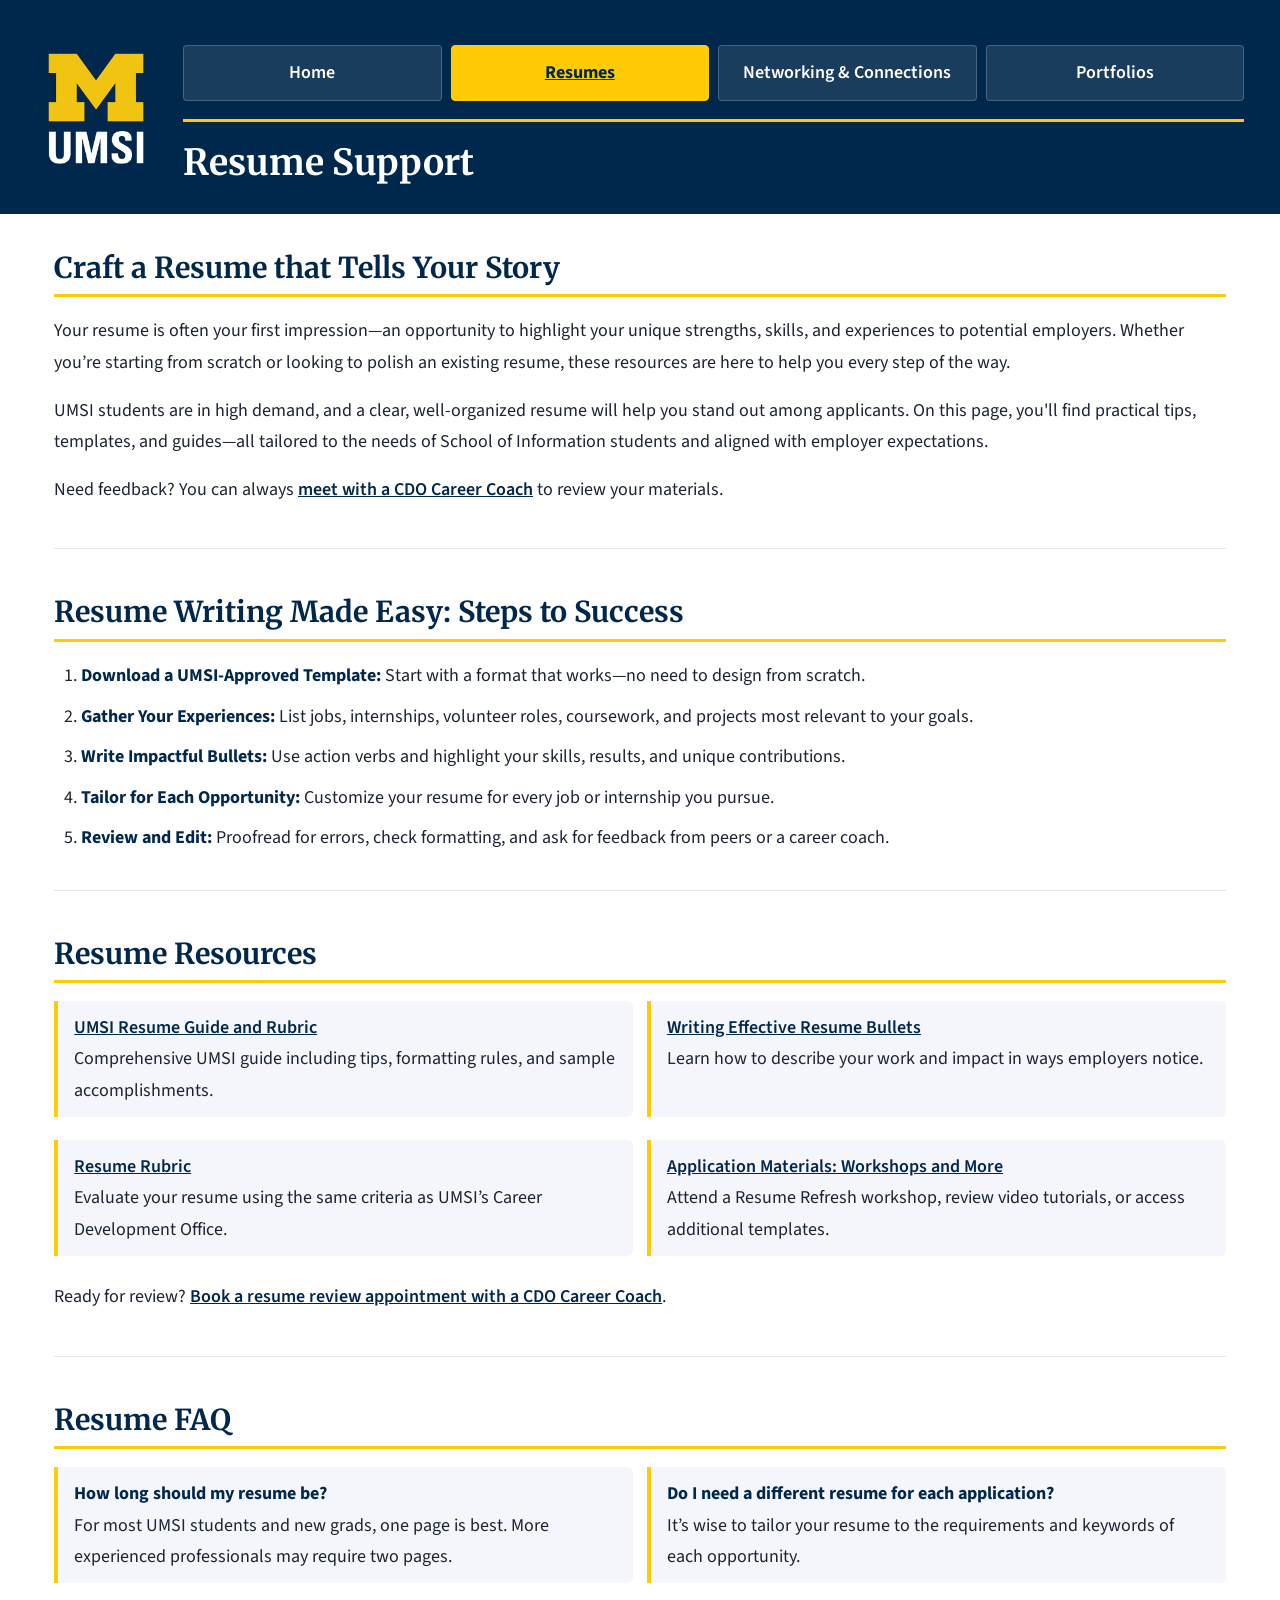
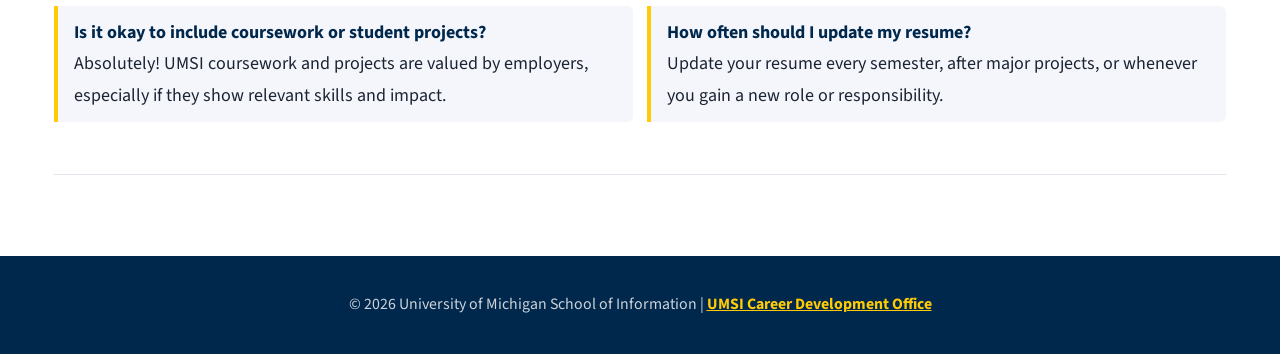
<file: resume.html>
<!DOCTYPE html>
<html lang="en">

<head>
  <link rel="stylesheet" href="css/html5reset.css">
  <link rel="stylesheet" href="css/style.css">
  <meta charset="UTF-8">
  <meta name="viewport" content="width=device-width, initial-scale=1.0">
  <title>Resumes</title>
</head>

<body>

  <header>
    <a href="#main-content">Skip to Main Content</a>
    <img src="images/UMSI_signature_vertical_informal_solidblue.jpg" alt="UMSI Logo">
    <nav>
      <ul>
        <li><a href="index.html">Home</a></li>
        <li><a href="resume.html" class="active">Resumes</a></li>
        <li><a href="networking.html">Networking & Connections</a></li>
        <li><a href="portfolios.html">Portfolios</a></li>
      </ul>
    </nav>
    <h1>Resume Support</h1>
  </header>
  <main id="main-content">

    <section>
      <h2>Craft a Resume that Tells Your Story</h2>
      <p>
        Your resume is often your first impression—an opportunity to highlight your unique strengths, skills, and
        experiences to potential employers. Whether you’re starting from scratch or looking to polish an existing
        resume, these resources are here to help you every step of the way.
      </p>
      <p>
        UMSI students are in high demand, and a clear, well-organized resume will help you stand out among applicants.
        On this page, you'll find practical tips, templates, and guides—all tailored to the needs of School of
        Information students and aligned with employer expectations.
      </p>
      <p>
        Need feedback? You can always <a
          href="https://umich.instructure.com/courses/137916/pages/talk-to-a-career-coach" target="_blank">meet with a
          CDO Career Coach</a> to review your materials.
      </p>
    </section>

    <section>
      <h2>Resume Writing Made Easy: Steps to Success</h2>
      <ol>
        <li><strong>Download a UMSI-Approved Template:</strong> Start with a format that works—no need to design from
          scratch.</li>
        <li><strong>Gather Your Experiences:</strong> List jobs, internships, volunteer roles, coursework, and projects
          most relevant to your goals.</li>
        <li><strong>Write Impactful Bullets:</strong> Use action verbs and highlight your skills, results, and unique
          contributions.</li>
        <li><strong>Tailor for Each Opportunity:</strong> Customize your resume for every job or internship you pursue.
        </li>
        <li><strong>Review and Edit:</strong> Proofread for errors, check formatting, and ask for feedback from peers or
          a career coach.</li>
      </ol>
    </section>

    <section>
      <h2>Resume Resources</h2>
      <ul>
        <li>
          <a href="https://docs.google.com/document/d/1_1GfDJyVGIgE82MZjVhuWT_aB_2Hcj1NN62FUCXoR_o/edit?tab=t.0"
            target="_blank">
            UMSI Resume Guide and Rubric
          </a> <br>
          Comprehensive UMSI guide including tips, formatting rules, and sample accomplishments.
        </li>
        <li>
          <a href="https://docs.google.com/document/d/1-EVZYH_Fic4mfLVGOXyHTSeRwBWmmi2WHSgGDLGGPEs/edit?tab=t.0"
            target="_blank">
            Writing Effective Resume Bullets
          </a> <br>
          Learn how to describe your work and impact in ways employers notice.
        </li>
        <li>
          <a href="https://docs.google.com/document/d/1vJMfgw9nwpHN9Sy0L0RP0aNBbaDSsiLPc2vy-doac6s/edit?tab=t.0"
            target="_blank">
            Resume Rubric
          </a> <br>
          Evaluate your resume using the same criteria as UMSI’s Career Development Office.
        </li>
        <li>
          <a href="https://docs.google.com/document/d/1vJMfgw9nwpHN9Sy0L0RP0aNBbaDSsiLPc2vy-doac6s/edit?tab=t.0"
            target="_blank">
            Application Materials: Workshops and More
          </a> <br>
          Attend a Resume Refresh workshop, review video tutorials, or access additional templates.
        </li>
      </ul>
      <p>
        Ready for review? <a href="https://umich.instructure.com/courses/137916/pages/talk-to-a-career-coach"
          target="_blank">Book a resume review appointment with a CDO Career Coach</a>.
      </p>
    </section>

    <section>
      <h2>Resume FAQ</h2>
      <ul>
        <li>
          <strong>How long should my resume be?</strong><br>
          For most UMSI students and new grads, one page is best. More experienced professionals may require two pages.
        </li>
        <li>
          <strong>Do I need a different resume for each application?</strong><br>
          It’s wise to tailor your resume to the requirements and keywords of each opportunity.
        </li>
        <li>
          <strong>Is it okay to include coursework or student projects?</strong><br>
          Absolutely! UMSI coursework and projects are valued by employers, especially if they show relevant skills and
          impact.
        </li>
        <li>
          <strong>How often should I update my resume?</strong><br>
          Update your resume every semester, after major projects, or whenever you gain a new role or responsibility.
        </li>
      </ul>
    </section>
    <!-- Content taken & modified from UMGPT with the prompt, "for the same content write me some intro content and resources for a resume page" - this was after I had asked for content for the home page.
        UMGPT. (2025). UMGPT (GPT-4.1 August 25th version) [Large language model]. -->

  </main>
  <footer>
    <p>© <span id="year"></span> University of Michigan School of Information |
      <a href="https://umich.instructure.com/courses/137916">UMSI Career Development Office</a>
    </p>
  </footer>
  <script src="js/main.js"></script>

</body>

</html>
</file>
<file: css/style.css>
/* Google Fonts */
@import url('https://fonts.googleapis.com/css2?family=Merriweather:wght@400;700&family=Source+Sans+3:wght@400;600;700&display=swap');
/* copied from https://fonts.google.com/selection/embed */


/*BASE*/

html {
    font-size: 18px;
}

body {
    font-family: 'Source Sans 3', Arial, sans-serif;
    font-weight: 400;
    color: #1c2333;
    background-color: #ffffff;
    line-height: 1.7;
}


/*SKIP TO MAIN CONTENT*/

header > a:first-child {
    position: absolute;
    top: -60px;
    left: 0;
    background-color: #FFCB05;
    color: #00274C;
    font-weight: 700;
    font-size: 1rem;
    padding: 0.6rem 1rem;
    text-decoration: none;
    z-index: 999;
    transition: top 0.2s;
}

header > a:first-child:focus {
    top: 0;
    outline: 3px solid #00274C;
    outline-offset: 0;
}

/*HEADER*/

header {
    background-color: #00274C;
    color: #ffffff;
    padding: 1.2rem;
}

header img {
    width: 80px;
    margin-bottom: 1rem;
}

header h1 {
    font-family: 'Merriweather', Georgia, serif;
    font-size: 1.5rem;
    font-weight: 700;
    color: #ffffff;
    line-height: 1.3;
    margin-top: 1rem;
    padding-top: 1rem;
    border-top: 3px solid #FFCB05;
}

/*NAVIGATION — 2×2 GRID*/

header nav {
    margin-top: 1rem;
}

header nav ul {
    display: grid;
    grid-template-columns: 1fr 1fr;
    gap: 0.5rem;
    list-style: none;
    padding: 0;
}

header nav ul li a {
    display: block;
    padding: 0.65rem 0.5rem;
    background-color: rgba(255, 255, 255, 0.1);
    color: #ffffff;
    font-family: 'Source Sans 3', Arial, sans-serif;
    font-size: 0.9rem;
    font-weight: 600;
    text-align: center;
    text-decoration: none;
    border-radius: 4px;
    border: 1px solid rgba(255, 255, 255, 0.2);
    transition: background-color 0.2s, color 0.2s;
}

header nav ul li a:hover,
header nav ul li a:focus {
    background-color: #FFCB05;
    color: #00274C;
    outline: 2px solid #FFCB05;
    outline-offset: 2px;
}

header nav ul li a.active {
    background-color: #FFCB05;
    color: #00274C;
    border-color: #FFCB05;
    font-weight: 700;
    text-decoration: underline;
}


/*MAIN */

main {
    padding: 1.5rem 1.2rem;
}

/*SECTIONS */

section {
    margin-bottom: 2.5rem;
    padding-bottom: 1.5rem;
    border-bottom: 1px solid #e0e4ec;
}

/*HEADINGS */

h2 {
    font-family: 'Merriweather', Georgia, serif;
    font-size: 1.3rem;
    font-weight: 700;
    color: #00274C;
    line-height: 1.3;
    margin-bottom: 1rem;
    padding-bottom: 0.4rem;
    border-bottom: 3px solid #FFCB05;
}

h3 {
    font-family: 'Source Sans 3', Arial, sans-serif;
    font-size: 1rem;
    font-weight: 700;
    color: #00274C;
    margin-top: 1rem;
    margin-bottom: 0.6rem;
}


/*PARAGRAPHS */

p {
    font-size: 1rem;
    line-height: 1.75;
    color: #1c2333;
    margin-bottom: 0.9rem;
}

strong {
    font-weight: 700;
    color: #00274C;
}


/*LINKS */

main a {
    color: #00274C;
    font-weight: 600;
    text-decoration: underline;
}

main a:hover,
main a:focus {
    color: #1a4a7a;
    background-color: #FFF9D6;
    outline: 2px solid #FFCB05;
    outline-offset: 2px;
    border-radius: 2px;
}


/*LISTS */

main ul {
    list-style: disc;
    padding-left: 1.3rem;
    margin-bottom: 0.9rem;
}

main ol {
    list-style: decimal;
    padding-left: 1.5rem;
}

main li {
    font-size: 1rem;
    line-height: 1.75;
    margin-bottom: 0.5rem;
    color: #1c2333;
}

main ul ul {
    list-style: circle;
    margin-top: 0.3rem;
}


/*IMAGES */

main img {
    width: 100%;
    height: auto;
    border-radius: 8px;
    margin: 1rem 0;
    object-fit: cover;
}

/*IFRAME (YouTube)*/

iframe {
    width: 100%;
    aspect-ratio: 16 / 9;
    height: auto;
    border-radius: 8px;
    margin: 1rem 0;
}


/*
   INDEX PAGE — START HERE SECTION
   Two divs inside section: image+links, then popular resources
 */

 .card {
    background-color: #f4f6fb;
    border-radius: 8px;
    padding: 1rem;
    margin-bottom: 1rem;
}

.card h3 {
    margin-top: 0;
    font-family: 'Merriweather', Georgia, serif;
    font-size: 1.05rem;
}

.card ul {
    display: grid;
    grid-template-columns: 1fr 1fr;
    gap: 0.5rem;
    list-style: none;
    padding-left: 0;
    margin-bottom: 0;
}

.card ul li {
    margin-bottom: 0;
}

.card ul li a {
    display: flex;
    align-items: center;
    justify-content: center;
    padding: 0.7rem 0.4rem;
    background-color: #ffffff;
    color: #00274C;
    font-weight: 700;
    font-size: 0.88rem;
    text-decoration: none;
    border-radius: 6px;
    border: 2px solid #00274C;
    min-height: 2.8rem;
    transition: background-color 0.2s, color 0.2s;
}

.card ul li a:hover,
.card ul li a:focus {
    background-color: #00274C;
    color: #FFCB05;
    outline: 2px solid #FFCB05;
    outline-offset: 2px;
}


/*RESUME RESOURCES — STYLED LIST*/

section ul li {
    padding: 0;
}


/* NETWORKING PAGE — RESOURCE LINKS LIST Use grid for the link-heavy lists */

section > ul {
    display: grid;
    grid-template-columns: 1fr 1fr;
    gap: 0.4rem;
    list-style: none;
    padding-left: 0;
}

section > ul li {
    background-color: #f4f6fb;
    border-left: 4px solid #FFCB05;
    border-radius: 0 6px 6px 0;
    padding: 0.6rem 0.9rem;
}


/* Portfolios: components list with sub-items should stay normal */
.sub-list {
    display: block;
    list-style: disc;
    padding-left: 1.2rem;
    margin-top: 0.3rem;
}

.sub-list li {
    background: none;
    border: none;
    padding: 0;
    font-size: 0.9rem;
}


/*FOOTER*/
footer {
    background-color: #00274C;
    color: rgba(255, 255, 255, 0.8);
    padding: 1.5rem 1.2rem;
    text-align: center;
}

footer p {
    font-size: 0.88rem;
    line-height: 1.6;
    color: rgba(255, 255, 255, 0.8);
    margin-bottom: 0;
}

footer a {
    color: #FFCB05;
    font-weight: 700;
    text-decoration: underline;
}

footer a:hover,
footer a:focus {
    color: #ffffff;
    outline: 2px solid #FFCB05;
    outline-offset: 2px;
    border-radius: 2px;
}

/*FOCUS VISIBLE (accessibility) */

*:focus-visible {
    outline: 3px solid #FFCB05;
    outline-offset: 2px;
    border-radius: 2px;
}

@media (min-width: 768px) {
    header {
        display: grid;
        grid-template-columns: auto 1fr;
        grid-template-rows: auto auto;
        align-items: center;
        gap: 0 1.5rem;
        padding: 1.5rem 2rem;
        position: sticky;
        top: 0;
        z-index: 100;
    }

    header img {
        grid-row: 1 / 3;
        width: 120px;
        margin-bottom: 0;
    }
    header nav ul li a {
        font-size: 1rem;
    }

    header h1 {
        font-size: 2rem;
    }

    /* navigation */
    header nav ul {
        grid-template-columns: repeat(4, 1fr);
    }

    /* main */
    main {
        padding: 2rem 3rem;
        max-width: 1300px;
        margin: 0 auto;
    }

    /* CARDS: 3 columns on desktop */
    .card ul {
        grid-template-columns: 1fr 1fr 1fr;
    }

    /* SECTION UL: stays 2 columns but with more gap */

    section > ul {
        grid-template-columns: 1fr 1fr;
        gap: 0.75rem;
    }

    /* H2: slightly larger */
    h2 {
        font-size: 1.6rem;
    }

    /* FOOTER */
    footer {
        padding: 2rem 3rem;
    }
}
</file>
